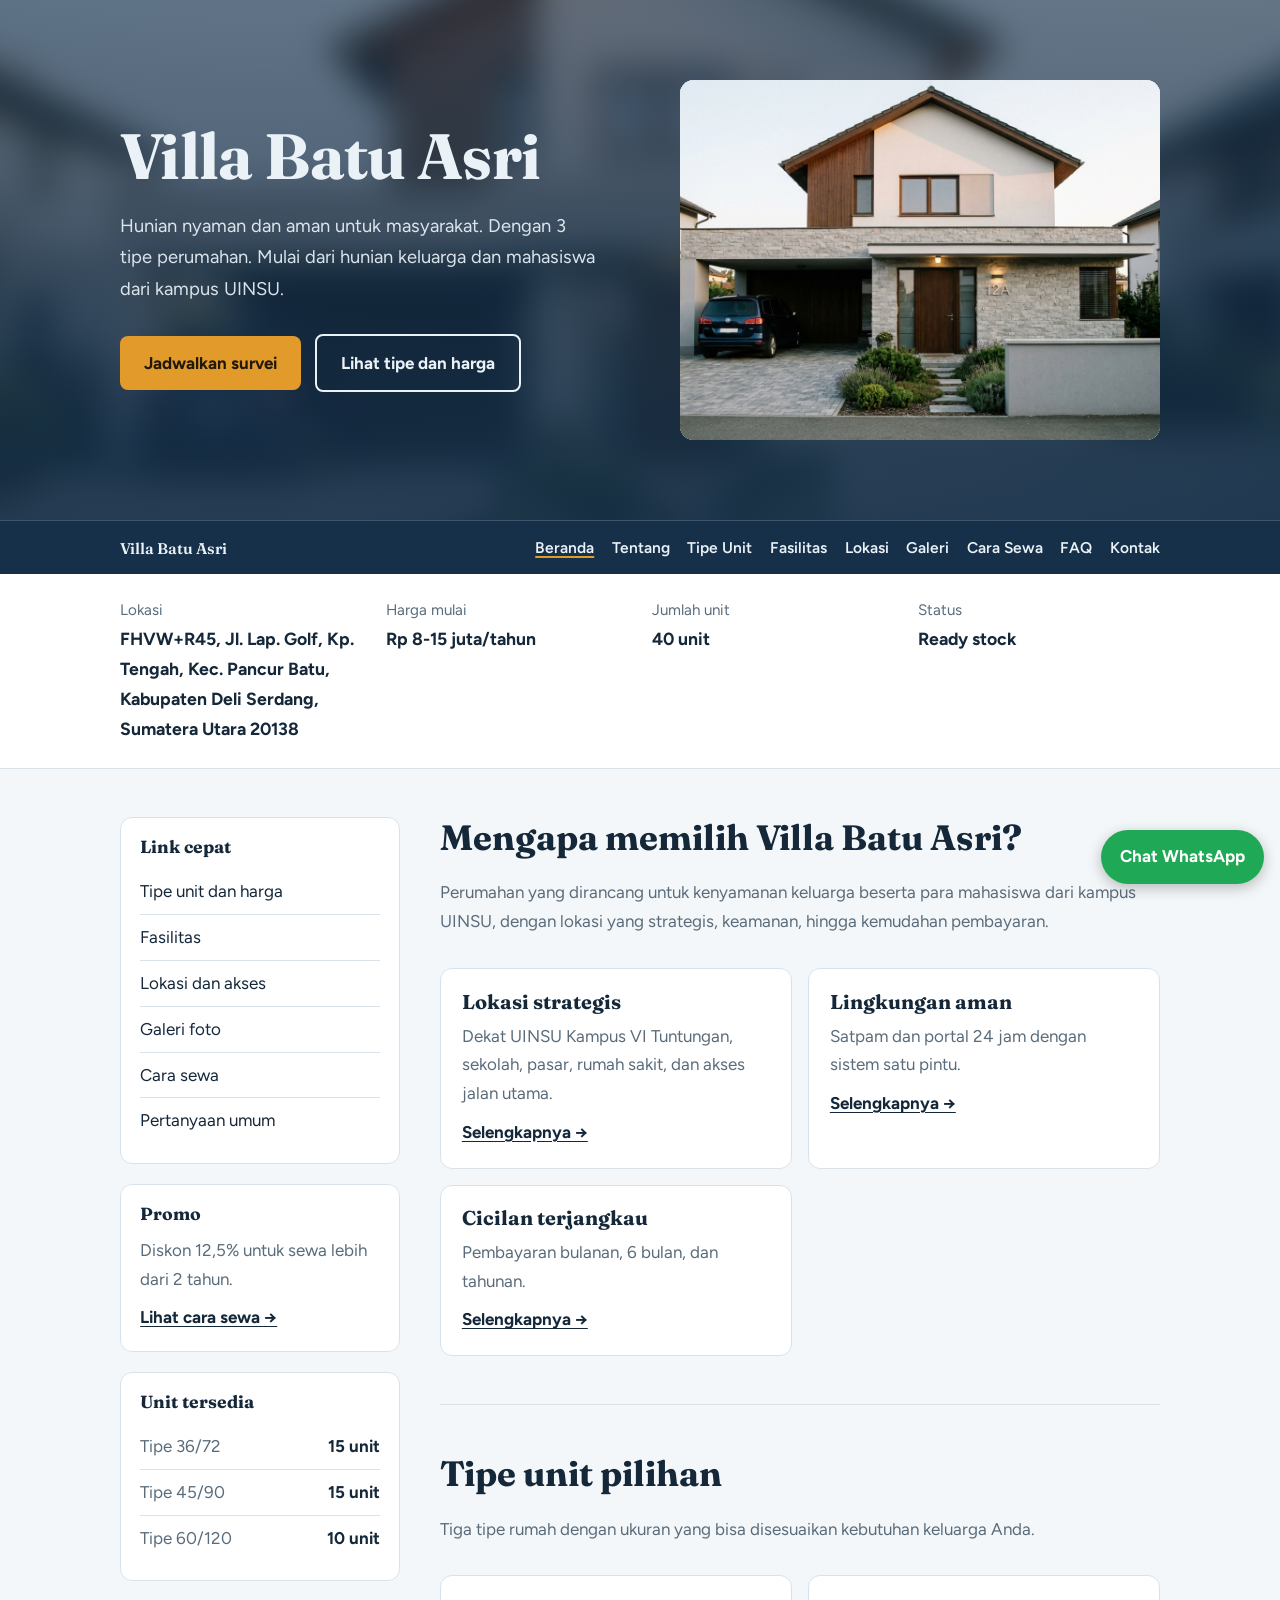
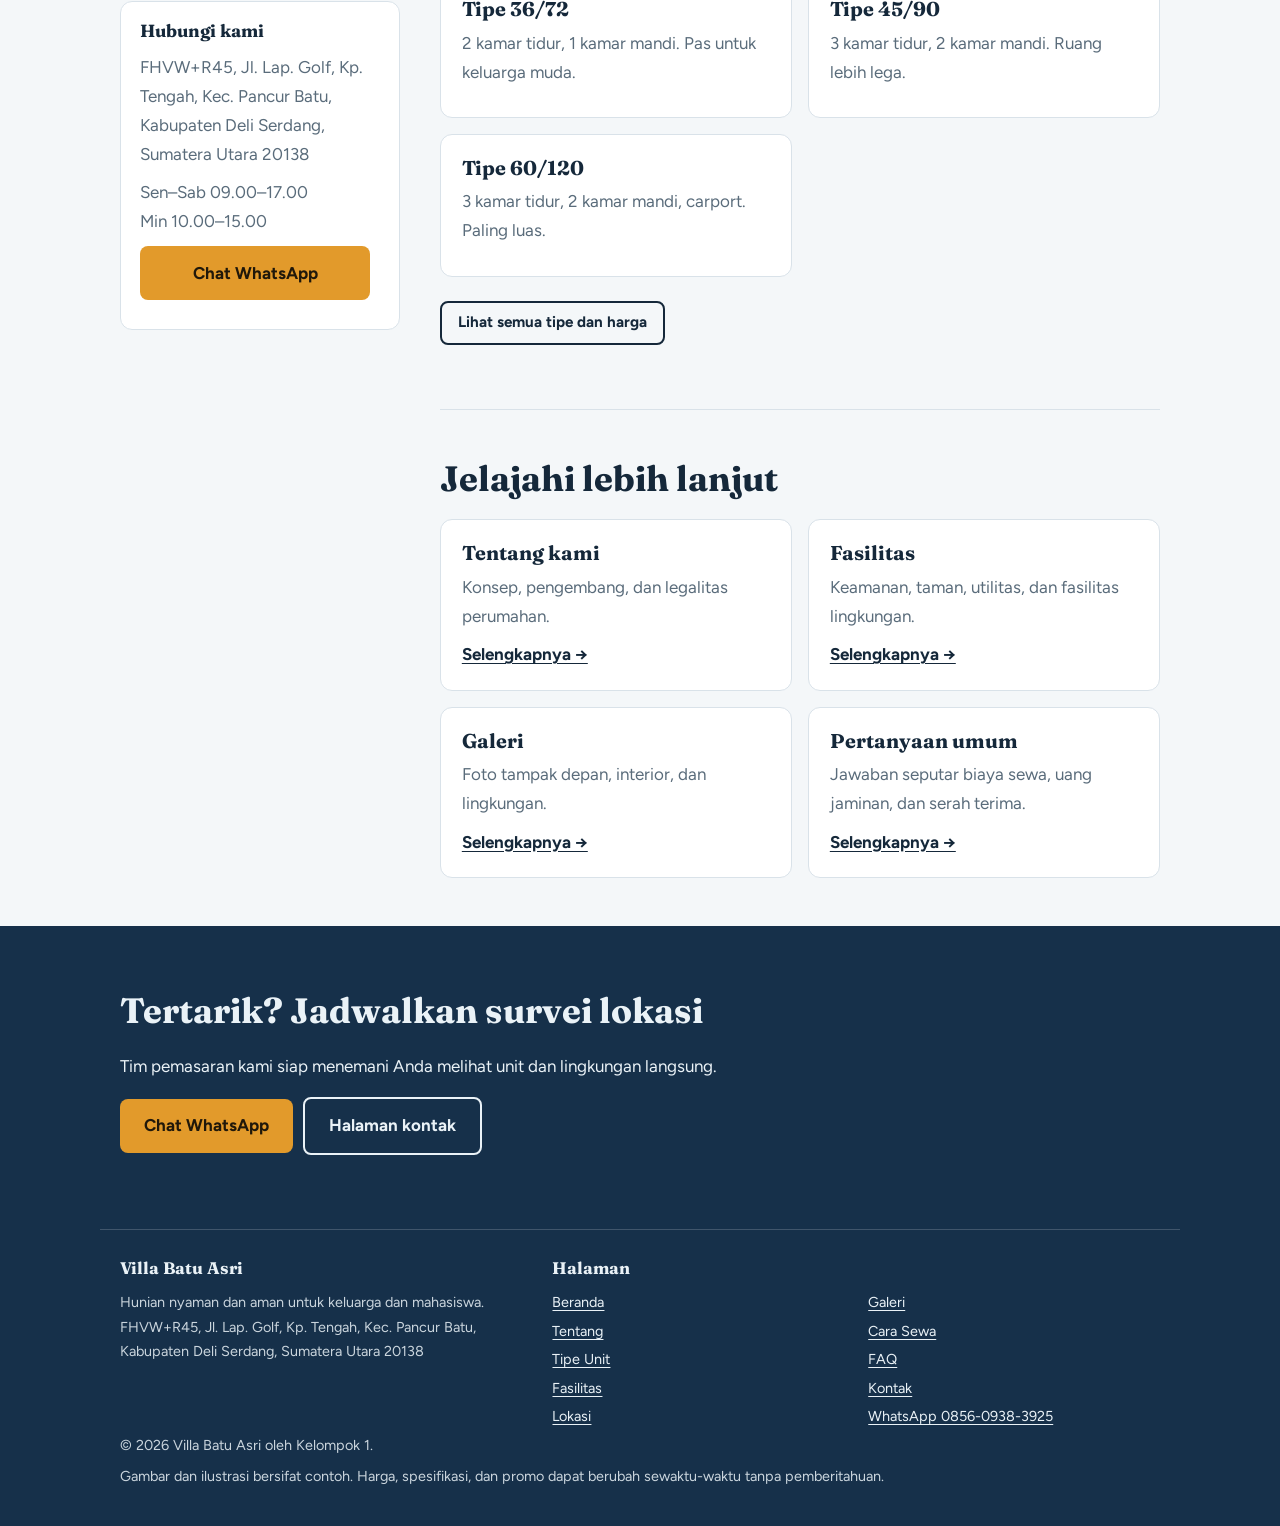
<file: index.html>
<!DOCTYPE html>
<html lang="id"><head><meta charset="UTF-8"><meta name="viewport" content="width=device-width, initial-scale=1">
<title>Beranda – Villa Batu Asri</title><meta name="description" content="Villa Batu Asri: hunian sewa nyaman dan aman untuk keluarga dan mahasiswa. Lihat tipe unit, fasilitas, dan lokasi.">
<link rel="preconnect" href="https://fonts.googleapis.com">
<link rel="preconnect" href="https://fonts.gstatic.com" crossorigin>
<link href="https://fonts.googleapis.com/css2?family=Fraunces:opsz,wght@9..144,500;9..144,700&family=Figtree:wght@400;500;600;700&display=swap" rel="stylesheet">
<link rel="stylesheet" href="style.css"></head><body>
<!-- PETUNJUK UMUM: data yang dipakai berulang (nama, alamat, WhatsApp, email, jam kerja, menu, footer) ada di config.js. Untuk isi halaman ini: cari tulisan EDIT. Ubah hanya teks di antara tag, jangan hapus tanda lebih kecil dan lebih besar. Simpan lalu refresh browser -->
  <!-- ================= HERO ================= -->
  
<!-- BAGIAN 1 (sesuai gambar tugas): HEADER -->
<header class="hero">
    
<div class="wrap">
      <div>
        <h1>Villa Batu Asri</h1>
        <!-- EDIT: satu kalimat yang menjelaskan keunggulan utama perumahanmu -->
        
<p class="tagline">Hunian nyaman dan aman untuk masyarakat. Dengan 3 tipe perumahan. Mulai dari hunian keluarga dan mahasiswa dari kampus UINSU.</p>
        <!-- Nomor WhatsApp tombol ini otomatis dari config.js, tidak perlu diubah di sini -->
        <a class="btn primary" href="https://wa.me/6285609383925?text=Halo%2C%20saya%20ingin%20survei%20Villa%20Batu%20Asri">Jadwalkan survei</a>
        <a class="btn ghost" href="tipe-unit.html">Lihat tipe dan harga</a>
      </div>
      <div class="frame">
        <!-- Ilustrasi rumah. Kalau ada foto, simpan sebagai "hero.jpg" di folder yang sama dan foto akan menutupi ilustrasi ini. -->
        <svg viewBox="0 0 400 300" preserveAspectRatio="xMidYMid slice" aria-hidden="true">
          <rect width="400" height="300" fill="#dcebf3"/>
          <circle cx="330" cy="60" r="30" fill="#f2c36b"/>
          <rect y="232" width="400" height="68" fill="#79b27d"/>
          <rect y="262" width="400" height="38" fill="#5c9a68"/>
          <!-- rumah -->
          <rect x="95" y="130" width="210" height="110" fill="#f7f3ea"/>
          <polygon points="80,132 200,62 320,132" fill="#16304a"/>
          <rect x="125" y="160" width="52" height="44" fill="#9cc6dc"/>
          <rect x="223" y="160" width="52" height="44" fill="#9cc6dc"/>
          <rect x="182" y="178" width="36" height="62" fill="#e29a2b"/>
          <rect x="95" y="236" width="210" height="6" fill="#c9c3b3"/>
          <!-- pohon -->
          <rect x="44" y="190" width="8" height="48" fill="#6b4a2f"/>
          <circle cx="48" cy="180" r="26" fill="#3f8a55"/>
          <rect x="350" y="200" width="7" height="38" fill="#6b4a2f"/>
          <circle cx="353" cy="192" r="20" fill="#3f8a55"/>
        </svg>
        <img src="hero.jpg" alt="Tampak depan Villa Batu Asri" onerror="this.remove()">
      </div>
    </div>
  </header>
<!-- BAGIAN 2: NAVIGASI. Dibuat otomatis oleh site.js, untuk mengubah menu edit config.js -->
<nav class="nav" id="site-nav" aria-label="Menu utama"></nav>
  <!-- ================= RINGKASAN CEPAT ================= -->
  <div class="quick">
    
<div class="wrap">
      <!-- EDIT: isi dengan data inti perumahanmu -->
      
<dl>
        <div>
<dt>Lokasi</dt><dd>FHVW+R45, Jl. Lap. Golf, Kp. Tengah, Kec. Pancur Batu, Kabupaten Deli Serdang, Sumatera Utara 20138</dd></div>
        <div>
<dt>Harga mulai</dt><dd>Rp 8-15 juta/tahun</dd></div>
        <div>
<dt>Jumlah unit</dt><dd>40 unit</dd></div>
        <div>
<dt>Status</dt><dd>Ready stock</dd></div>
      </dl>
    </div>
  </div>
<!-- ========== AWAL ISI HALAMAN (edit di antara penanda ini) ========== -->
<main>
<!-- BAGIAN 3: SIDEBAR (kolom samping) dan BAGIAN 4: CONTENT (isi utama) -->
<div class="wrap page-grid">
<aside class="sidebar" aria-label="Info samping">
<!-- EDIT SIDEBAR kotak 1 Link cepat: satu li adalah satu tautan. Ganti tulisan di antara a dan a penutup, atau salin satu li untuk menambah -->
<div class="side-box"><h3>Link cepat</h3><ul>
<li><a href="tipe-unit.html">Tipe unit dan harga</a></li>
<li><a href="fasilitas.html">Fasilitas</a></li>
<li><a href="lokasi.html">Lokasi dan akses</a></li>
<li><a href="galeri.html">Galeri foto</a></li>
<li><a href="cara-sewa.html">Cara sewa</a></li>
<li><a href="faq.html">Pertanyaan umum</a></li>
</ul></div>
<!-- EDIT SIDEBAR kotak 2 Promo: ganti judul h3 dan teks p dengan promo atau pengumuman asli. Teks dalam kurung siku adalah contoh -->
<div class="side-box"><h3>Promo</h3>
<p>Diskon 12,5% untuk sewa lebih dari 2 tahun.</p>
<a class="more" href="cara-sewa.html">Lihat cara sewa →</a></div>
<!-- EDIT SIDEBAR kotak 3 Ketersediaan unit: ganti angka 00 dengan jumlah unit yang masih kosong -->
<div class="side-box"><h3>Unit tersedia</h3><ul class="mini">
<li><span>Tipe 36/72</span><b>15 unit</b></li>
<li><span>Tipe 45/90</span><b>15 unit</b></li>
<li><span>Tipe 60/120</span><b>10 unit</b></li>
</ul></div>
<!-- SIDEBAR kotak 4 Hubungi kami: alamat, jam kerja, dan nomor WhatsApp otomatis dari config.js, tidak perlu diubah di sini -->
<div class="side-box"><h3>Hubungi kami</h3>
<p data-site="alamat">FHVW+R45, Jl. Lap. Golf, Kp. Tengah, Kec. Pancur Batu, Kabupaten Deli Serdang, Sumatera Utara 20138</p>
<p data-site-html="jam">Sen–Sab 09.00–17.00<br>Min 10.00–15.00</p>
<a class="btn primary" href="https://wa.me/6285609383925?text=Halo%2C%20saya%20ingin%20bertanya%20soal%20sewa%20di%20Villa%20Batu%20Asri">Chat WhatsApp</a></div>
</aside>
<div class="content">
<section class="blok">
<!-- EDIT 3 kartu keunggulan: h3 adalah judul kartu, p adalah penjelasan -->
<h2>Mengapa memilih Villa Batu Asri?</h2>
<p class="lead">Perumahan yang dirancang untuk kenyamanan keluarga beserta para mahasiswa dari kampus UINSU, dengan lokasi yang strategis, keamanan, hingga kemudahan pembayaran.</p>
<div class="cards">
<div class="card">
<h3>Lokasi strategis</h3>
<p>Dekat UINSU Kampus VI Tuntungan, sekolah, pasar, rumah sakit, dan akses jalan utama.</p><a class="more" href="lokasi.html">Selengkapnya →</a></div>
<div class="card">
<h3>Lingkungan aman</h3>
<p>Satpam dan portal 24 jam dengan sistem satu pintu.</p><a class="more" href="fasilitas.html">Selengkapnya →</a></div>
<div class="card">
<h3>Cicilan terjangkau</h3>
<p>Pembayaran bulanan, 6 bulan, dan tahunan.</p><a class="more" href="cara-sewa.html">Selengkapnya →</a></div></div></section>
<section class="blok">
<!-- EDIT ringkasan tipe: harga dan ukuran lengkap diisi di tipe-unit.html, di sini cukup deskripsi singkat -->
<h2>Tipe unit pilihan</h2>
<p class="lead">Tiga tipe rumah dengan ukuran yang bisa disesuaikan kebutuhan keluarga Anda.</p>
<div class="cards">
<div class="card">
<h3>Tipe 36/72</h3>
<p>2 kamar tidur, 1 kamar mandi. Pas untuk keluarga muda.</p></div>
<div class="card">
<h3>Tipe 45/90</h3>
<p>3 kamar tidur, 2 kamar mandi. Ruang lebih lega.</p></div>
<div class="card">
<h3>Tipe 60/120</h3>
<p>3 kamar tidur, 2 kamar mandi, carport. Paling luas.</p></div></div>
<p class="sec-link"><a class="btn line" href="tipe-unit.html">Lihat semua tipe dan harga</a></p></section>
<section class="blok">
<!-- EDIT kartu menuju halaman lain: h3 judul, p penjelasan singkat. Biasanya tidak perlu diubah -->
<h2>Jelajahi lebih lanjut</h2>
<div class="cards">
<div class="card">
<h3>Tentang kami</h3>
<p>Konsep, pengembang, dan legalitas perumahan.</p><a class="more" href="tentang.html">Selengkapnya →</a></div>
<div class="card">
<h3>Fasilitas</h3>
<p>Keamanan, taman, utilitas, dan fasilitas lingkungan.</p><a class="more" href="fasilitas.html">Selengkapnya →</a></div>
<div class="card">
<h3>Galeri</h3>
<p>Foto tampak depan, interior, dan lingkungan.</p><a class="more" href="galeri.html">Selengkapnya →</a></div>
<div class="card">
<h3>Pertanyaan umum</h3>
<p>Jawaban seputar biaya sewa, uang jaminan, dan serah terima.</p><a class="more" href="faq.html">Selengkapnya →</a></div></div></section>
</div></div>
<!-- EDIT AJAKAN DI BAWAH: ubah teks h2 dan p sesuka Anda. Nomor WhatsApp otomatis dari config.js, tidak perlu diubah di sini -->
<section class="contact">
<div class="wrap">
<h2>Tertarik? Jadwalkan survei lokasi</h2>
<p>Tim pemasaran kami siap menemani Anda melihat unit dan lingkungan langsung.</p><a class="btn primary" href="https://wa.me/6285609383925?text=Halo%2C%20saya%20ingin%20survei%20Villa%20Batu%20Asri">Chat WhatsApp</a><a class="btn ghost" href="kontak.html">Halaman kontak</a></div>
</section></main>
<!-- ========== AKHIR ISI HALAMAN ========== -->
<!-- FOOTER dan tombol WhatsApp melayang: dibuat otomatis oleh site.js. Untuk mengubahnya, edit config.js -->
<footer id="site-footer"></footer>

<script src="config.js"></script>
<script src="site.js"></script>
</body></html>
</file>
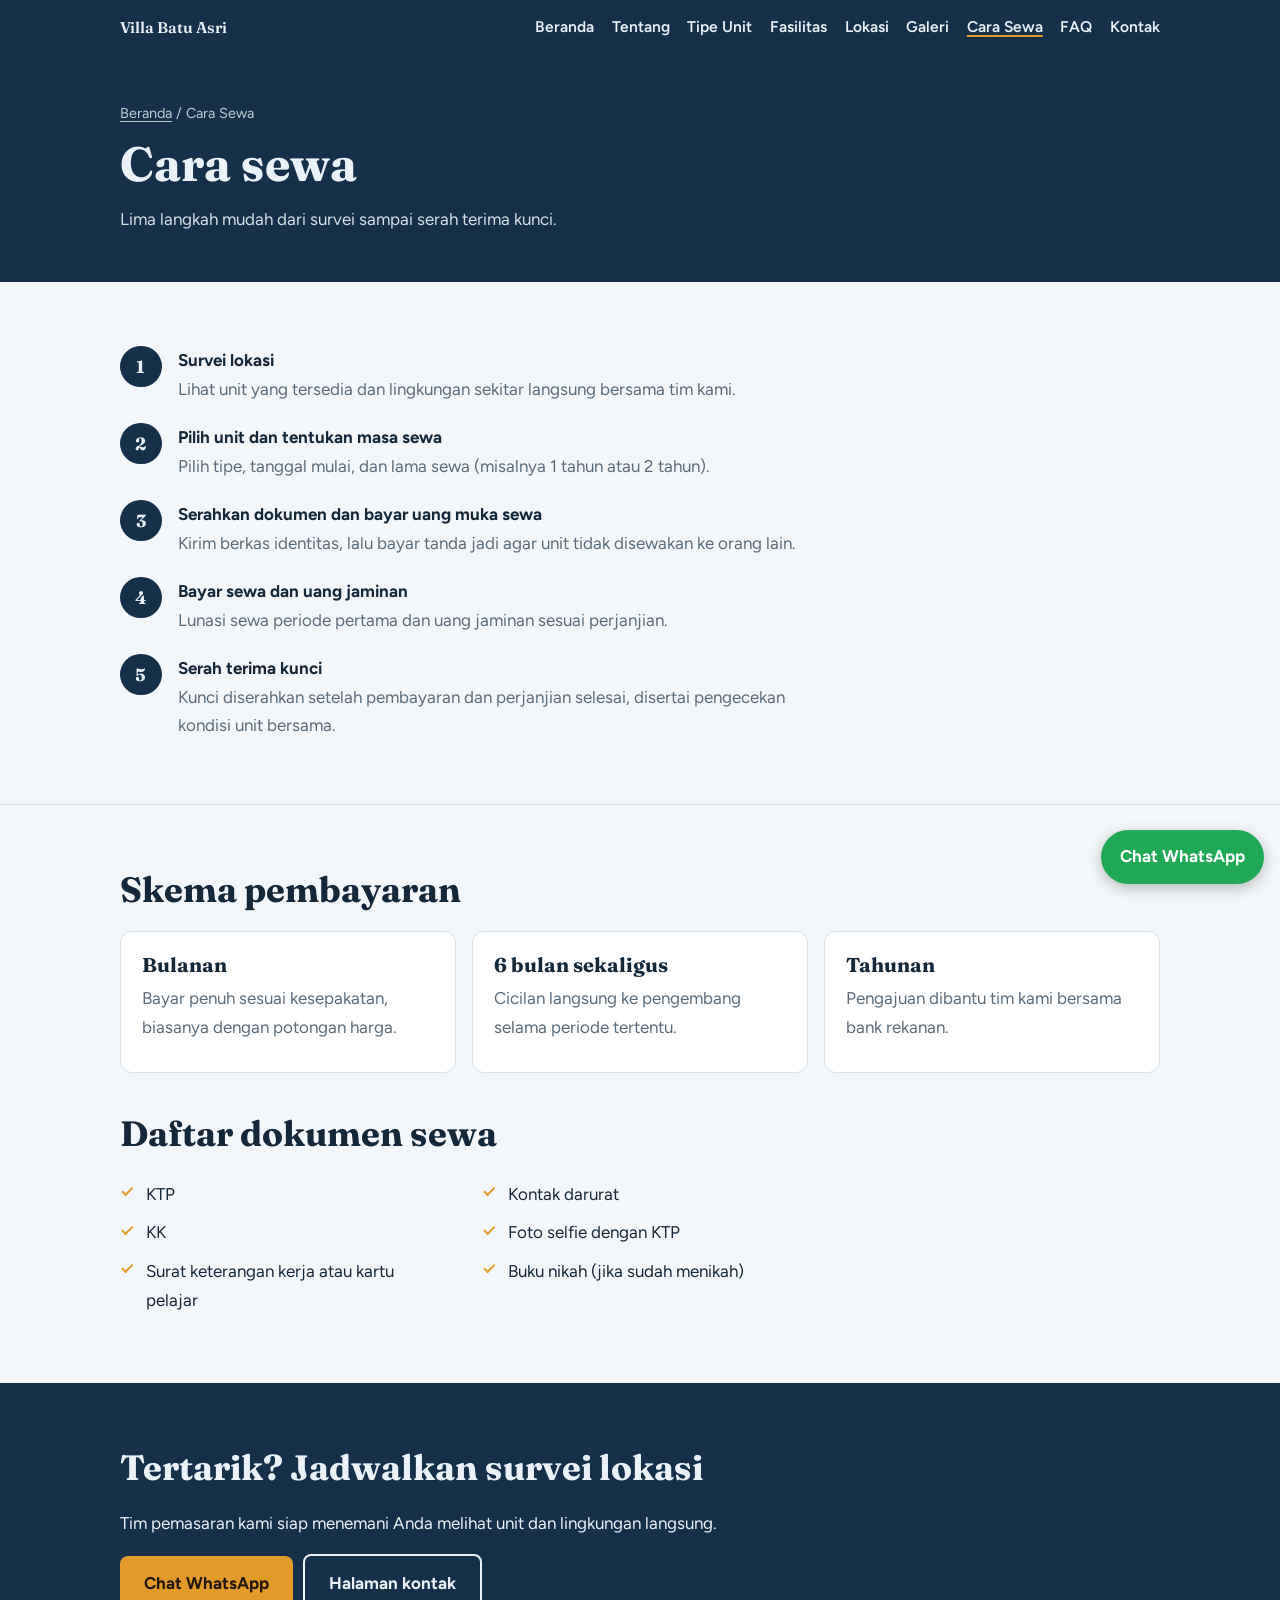
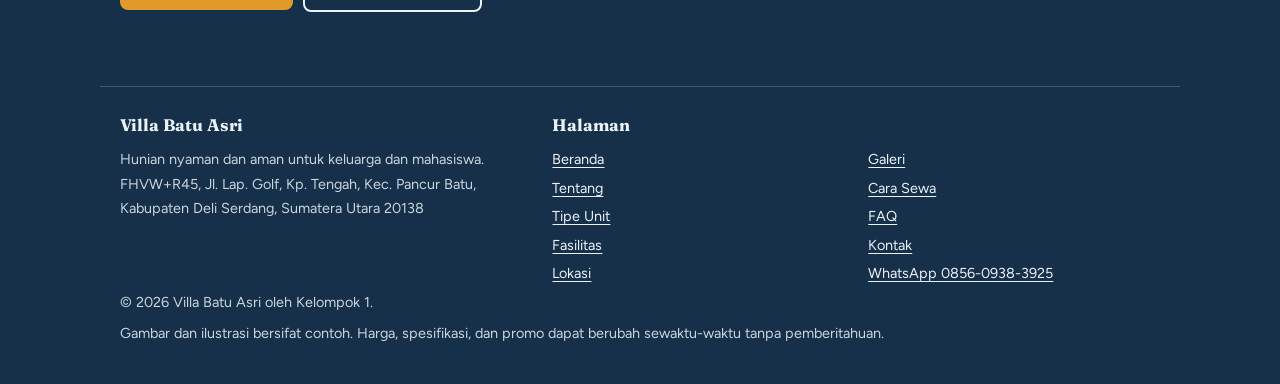
<file: cara-sewa.html>
<!DOCTYPE html>
<html lang="id"><head><meta charset="UTF-8"><meta name="viewport" content="width=device-width, initial-scale=1">
<title>Cara Sewa – Villa Batu Asri</title><meta name="description" content="Lima langkah mudah dari survei sampai serah terima kunci.">
<link rel="preconnect" href="https://fonts.googleapis.com">
<link rel="preconnect" href="https://fonts.gstatic.com" crossorigin>
<link href="https://fonts.googleapis.com/css2?family=Fraunces:opsz,wght@9..144,500;9..144,700&family=Figtree:wght@400;500;600;700&display=swap" rel="stylesheet">
<link rel="stylesheet" href="style.css"></head><body>
<!-- PETUNJUK UMUM: cari tulisan EDIT. Ubah hanya teks di antara tag, jangan hapus tanda lebih kecil dan lebih besar. Simpan lalu refresh browser -->
<!-- MENU ATAS: sama di semua halaman. Jangan diubah kecuali Anda menambah halaman baru -->
<nav class="nav" aria-label="Menu utama">
<div class="wrap"><strong><a href="index.html" style="text-decoration:none">Villa Batu Asri</a></strong>
<ul>
<li><a href="index.html">Beranda</a></li>
<li><a href="tentang.html">Tentang</a></li>
<li><a href="tipe-unit.html">Tipe Unit</a></li>
<li><a href="fasilitas.html">Fasilitas</a></li>
<li><a href="lokasi.html">Lokasi</a></li>
<li><a href="galeri.html">Galeri</a></li>
<li><a href="cara-sewa.html" class="active" aria-current="page">Cara Sewa</a></li>
<li><a href="faq.html">FAQ</a></li>
<li><a href="kontak.html">Kontak</a></li></ul></div></nav>
<!-- EDIT JUDUL HALAMAN: teks di dalam h1 adalah judul besar, teks di dalam p adalah kalimat di bawahnya -->
<header class="pagehead">
<div class="wrap"><div class="crumb"><a href="index.html">Beranda</a> / Cara Sewa</div><h1>Cara sewa</h1>
<p>Lima langkah mudah dari survei sampai serah terima kunci.</p></div></header>
<!-- ========== AWAL ISI HALAMAN (edit di antara penanda ini) ========== -->
<main>
<section>
<div class="wrap">
<!-- EDIT langkah pembelian: satu li adalah satu langkah (nomor otomatis). strong adalah judul langkah, span adalah penjelasannya -->
<ol class="steps">
<li><div><strong>Survei lokasi</strong><span>Lihat unit yang tersedia dan lingkungan sekitar langsung bersama tim kami.</span></div></li>
<li><div><strong>Pilih unit dan tentukan masa sewa</strong><span>Pilih tipe, tanggal mulai, dan lama sewa (misalnya 1 tahun atau 2 tahun).</span></div></li>
<li><div><strong>Serahkan dokumen dan bayar uang muka sewa</strong><span>Kirim berkas identitas, lalu bayar tanda jadi agar unit tidak disewakan ke orang lain.</span></div></li>
<li><div><strong>Bayar sewa dan uang jaminan</strong><span>Lunasi sewa periode pertama dan uang jaminan sesuai perjanjian.</span></div></li>
<li><div><strong>Serah terima kunci</strong><span>Kunci diserahkan setelah pembayaran dan perjanjian selesai, disertai pengecekan kondisi unit bersama.</span></div></li></ol></div>
</section>
<section>
<div class="wrap">
<!-- EDIT 3 kartu skema pembayaran: h3 judul, p penjelasan -->
<h2>Skema pembayaran</h2>
<div class="cards">
<div class="card">
<h3>Bulanan</h3>
<p>Bayar penuh sesuai kesepakatan, biasanya dengan potongan harga.</p></div>
<div class="card">
<h3>6 bulan sekaligus</h3>
<p>Cicilan langsung ke pengembang selama periode tertentu.</p></div>
<div class="card">
<h3>Tahunan</h3>
<p>Pengajuan dibantu tim kami bersama bank rekanan.</p></div></div>
<!-- EDIT daftar dokumen KPR: satu li adalah satu dokumen -->
<h2 style="margin-top:2.5rem">Daftar dokumen sewa</h2>
<div class="fac"><div>
<ul>
<li>KTP</li>
<li>KK</li>
<li>Surat keterangan kerja atau kartu pelajar</li></ul></div><div>
<ul>
<li>Kontak darurat</li>
<li>Foto selfie dengan KTP</li>
<li>Buku nikah (jika sudah menikah)</li></ul></div></div></div>
</section>
<!-- EDIT AJAKAN DI BAWAH: ubah teks h2 dan p sesuka Anda. Nomor WhatsApp ada di dalam href (6285609383925), ganti dengan nomor Anda tanpa 0 dan tanpa + -->
<section class="contact">
<div class="wrap">
<h2>Tertarik? Jadwalkan survei lokasi</h2>
<p>Tim pemasaran kami siap menemani Anda melihat unit dan lingkungan langsung.</p><a class="btn primary" href="https://wa.me/6285609383925?text=Halo%2C%20saya%20ingin%20survei%20Villa%20Batu%20Asri">Chat WhatsApp</a><a class="btn ghost" href="kontak.html">Halaman kontak</a></div>
</section></main>
<!-- ========== AKHIR ISI HALAMAN ========== -->
<!-- EDIT FOOTER: alamat, nama pengembang, dan nomor WhatsApp. Footer sama di semua halaman, jadi ubah di semua file atau pakai Find dan Replace -->
<footer>
<div class="wrap"><div class="foot">
<div><h4>Villa Batu Asri</h4>
<p>Hunian nyaman dan aman untuk keluarga dan mahasiswa. FHVW+R45, Jl. Lap. Golf, Kp. Tengah, Kec. Pancur Batu, Kabupaten Deli Serdang, Sumatera Utara 20138</p></div>
<div><h4>Halaman</h4>
<ul>
<li><a href="index.html">Beranda</a></li>
<li><a href="tentang.html">Tentang</a></li>
<li><a href="tipe-unit.html">Tipe Unit</a></li>
<li><a href="fasilitas.html">Fasilitas</a></li>
<li><a href="lokasi.html">Lokasi</a></li></ul></div>
<div><h4>&nbsp;</h4>
<ul>
<li><a href="galeri.html">Galeri</a></li>
<li><a href="cara-sewa.html">Cara Sewa</a></li>
<li><a href="faq.html">FAQ</a></li>
<li><a href="kontak.html">Kontak</a></li>
<li><a href="https://wa.me/6285609383925">WhatsApp 0856-0938-3925</a></li></ul></div></div>
<p>© 2026 Villa Batu Asri oleh Kelompok 1.</p>
<p>Gambar dan ilustrasi bersifat contoh. Harga, spesifikasi, dan promo dapat berubah sewaktu-waktu tanpa pemberitahuan.</p></div></footer>
<a class="wa" href="https://wa.me/6285609383925?text=Halo%2C%20saya%20tertarik%20dengan%20Villa%20Batu%20Asri" aria-label="Chat WhatsApp">Chat WhatsApp</a></body></html>
</file>
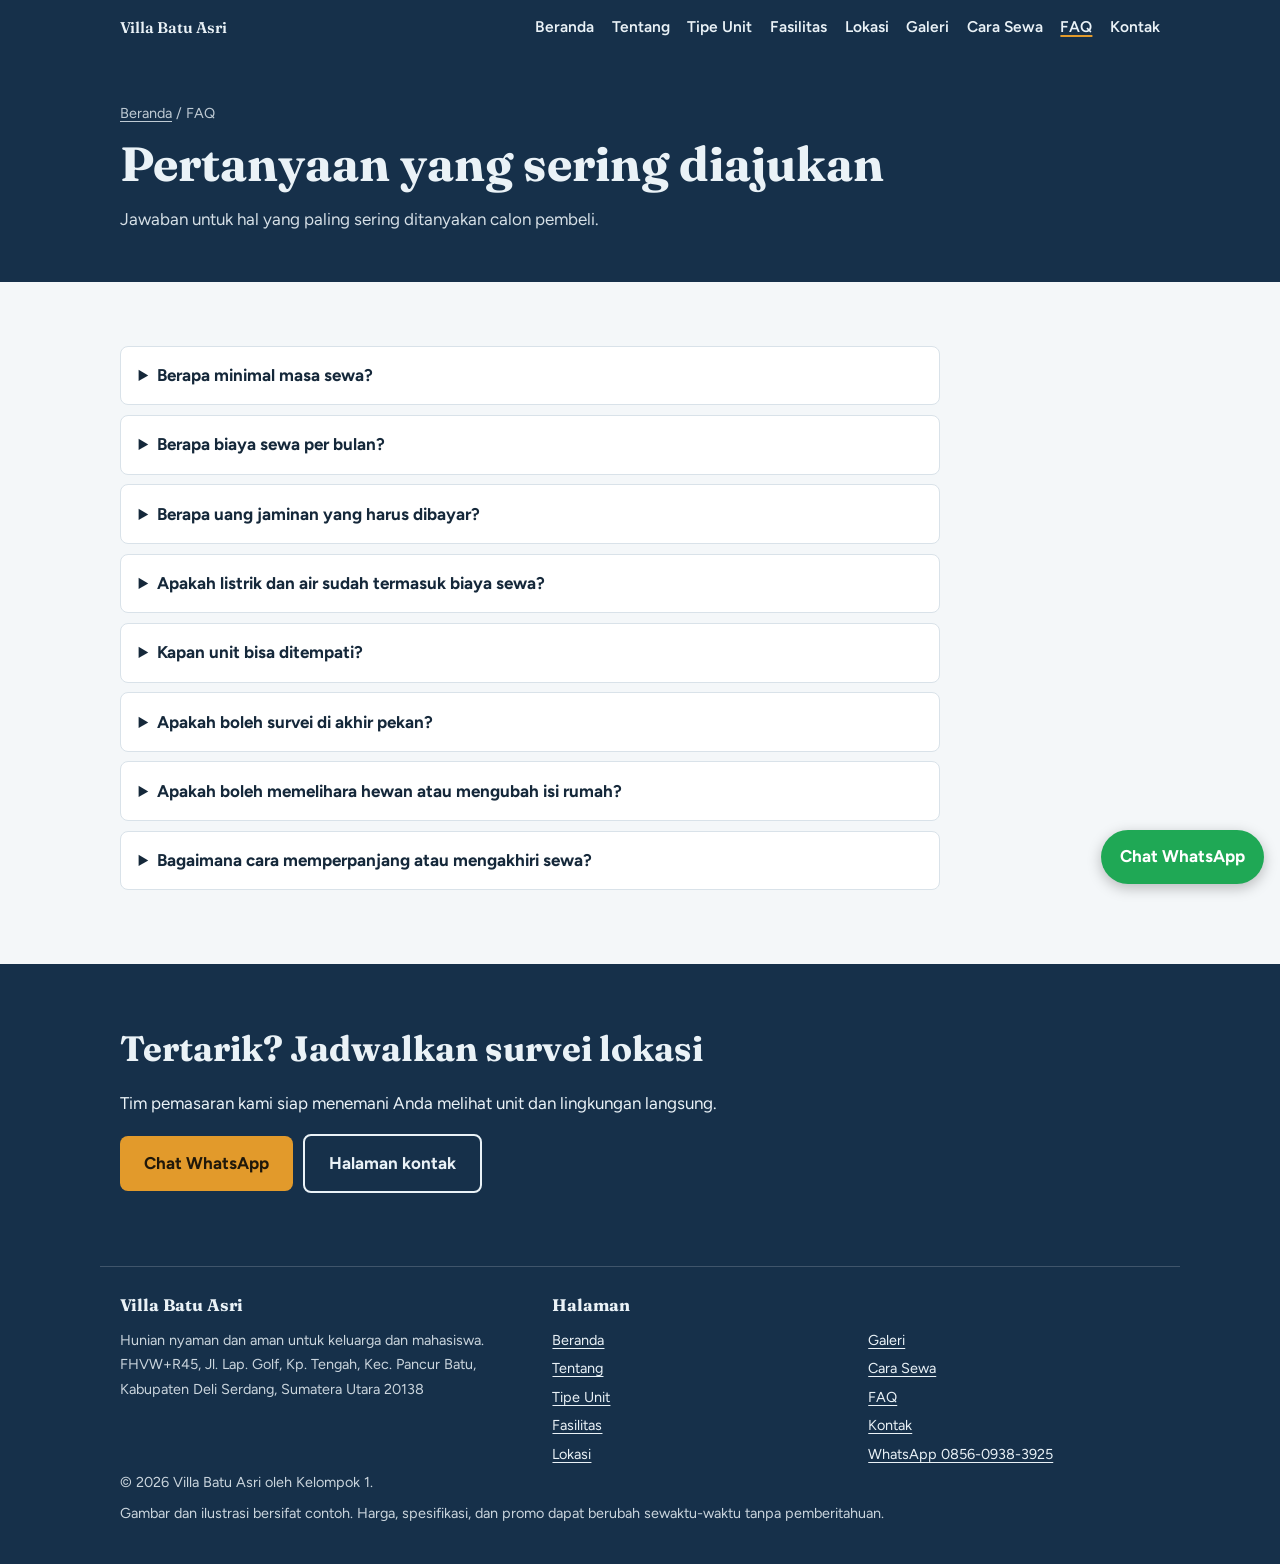
<file: faq.html>
<!DOCTYPE html>
<html lang="id"><head><meta charset="UTF-8"><meta name="viewport" content="width=device-width, initial-scale=1">
<title>FAQ – Villa Batu Asri</title><meta name="description" content="Jawaban untuk hal yang paling sering ditanyakan calon pembeli.">
<link rel="preconnect" href="https://fonts.googleapis.com">
<link rel="preconnect" href="https://fonts.gstatic.com" crossorigin>
<link href="https://fonts.googleapis.com/css2?family=Fraunces:opsz,wght@9..144,500;9..144,700&family=Figtree:wght@400;500;600;700&display=swap" rel="stylesheet">
<link rel="stylesheet" href="style.css"></head><body>
<!-- PETUNJUK UMUM: cari tulisan EDIT. Ubah hanya teks di antara tag, jangan hapus tanda lebih kecil dan lebih besar. Simpan lalu refresh browser -->
<!-- MENU ATAS: sama di semua halaman. Jangan diubah kecuali Anda menambah halaman baru -->
<nav class="nav" aria-label="Menu utama">
<div class="wrap"><strong><a href="index.html" style="text-decoration:none">Villa Batu Asri</a></strong>
<ul>
<li><a href="index.html">Beranda</a></li>
<li><a href="tentang.html">Tentang</a></li>
<li><a href="tipe-unit.html">Tipe Unit</a></li>
<li><a href="fasilitas.html">Fasilitas</a></li>
<li><a href="lokasi.html">Lokasi</a></li>
<li><a href="galeri.html">Galeri</a></li>
<li><a href="cara-sewa.html">Cara Sewa</a></li>
<li><a href="faq.html" class="active" aria-current="page">FAQ</a></li>
<li><a href="kontak.html">Kontak</a></li></ul></div></nav>
<!-- EDIT JUDUL HALAMAN: teks di dalam h1 adalah judul besar, teks di dalam p adalah kalimat di bawahnya -->
<header class="pagehead">
<div class="wrap"><div class="crumb"><a href="index.html">Beranda</a> / FAQ</div><h1>Pertanyaan yang sering diajukan</h1>
<p>Jawaban untuk hal yang paling sering ditanyakan calon pembeli.</p></div></header>
<!-- ========== AWAL ISI HALAMAN (edit di antara penanda ini) ========== -->
<main>
<section>
<div class="wrap">
<!-- EDIT FAQ: satu blok details sampai details penutup adalah satu pertanyaan. summary adalah pertanyaan, p adalah jawaban. Salin satu blok untuk menambah. Blok ini berulang 8 kali -->
<details>
<summary>Berapa minimal masa sewa?</summary>
<p>Minimal masa sewa 1 bulan. </p></details>
<details>
<summary>Berapa biaya sewa per bulan?</summary>
<p>Besarnya tergantung tipe dan skema pembayaran. Hubungi kami lewat WhatsApp untuk simulasi cicilan.</p></details>
<details>
<summary>Berapa uang jaminan yang harus dibayar?</summary>
<p>Besarnya tergantung jaminan apa yang dibayar. Hubungi kami lewat WhatsApp untuk kordinasi.</p></details>
<details>
<summary>Apakah listrik dan air sudah termasuk biaya sewa?</summary>
<p>Tidak. Itu tanggungan penyewa pribadi.</p></details>
<details>
<summary>Kapan unit bisa ditempati?</summary>
<p>Setelah pembayaran melunasi sewa periode pertama</p></details>
<details>
<summary>Apakah boleh survei di akhir pekan?</summary>
<p>Boleh. Kantor pemasaran buka Senin–Sabtu 09.00–17.00 dan Minggu 10.00–15.00.</p></details>
<details>
<summary>Apakah boleh memelihara hewan atau mengubah isi rumah?</summary>
<p>Bisa, selama mengikuti aturan lingkungan dan perizinan yang berlaku.</p></details>
<details>
<summary>Bagaimana cara memperpanjang atau mengakhiri sewa?</summary>
<p>Kami bantu mencari alternatif. Hubungi kami lewat WhatsApp untuk informasi lebih lanjut</p></details></div>
</section>
<!-- EDIT AJAKAN DI BAWAH: ubah teks h2 dan p sesuka Anda. Nomor WhatsApp ada di dalam href (6285609383925), ganti dengan nomor Anda tanpa 0 dan tanpa + -->
<section class="contact">
<div class="wrap">
<h2>Tertarik? Jadwalkan survei lokasi</h2>
<p>Tim pemasaran kami siap menemani Anda melihat unit dan lingkungan langsung.</p><a class="btn primary" href="https://wa.me/6285609383925?text=Halo%2C%20saya%20ingin%20survei%20Villa%20Batu%20Asri">Chat WhatsApp</a><a class="btn ghost" href="kontak.html">Halaman kontak</a></div>
</section></main>
<!-- ========== AKHIR ISI HALAMAN ========== -->
<!-- EDIT FOOTER: alamat, nama pengembang, dan nomor WhatsApp. Footer sama di semua halaman, jadi ubah di semua file atau pakai Find dan Replace -->
<footer>
<div class="wrap"><div class="foot">
<div><h4>Villa Batu Asri</h4>
<p>Hunian nyaman dan aman untuk keluarga dan mahasiswa. FHVW+R45, Jl. Lap. Golf, Kp. Tengah, Kec. Pancur Batu, Kabupaten Deli Serdang, Sumatera Utara 20138</p></div>
<div><h4>Halaman</h4>
<ul>
<li><a href="index.html">Beranda</a></li>
<li><a href="tentang.html">Tentang</a></li>
<li><a href="tipe-unit.html">Tipe Unit</a></li>
<li><a href="fasilitas.html">Fasilitas</a></li>
<li><a href="lokasi.html">Lokasi</a></li></ul></div>
<div><h4>&nbsp;</h4>
<ul>
<li><a href="galeri.html">Galeri</a></li>
<li><a href="cara-sewa.html">Cara Sewa</a></li>
<li><a href="faq.html">FAQ</a></li>
<li><a href="kontak.html">Kontak</a></li>
<li><a href="https://wa.me/6285609383925">WhatsApp 0856-0938-3925</a></li></ul></div></div>
<p>© 2026 Villa Batu Asri oleh Kelompok 1.</p>
<p>Gambar dan ilustrasi bersifat contoh. Harga, spesifikasi, dan promo dapat berubah sewaktu-waktu tanpa pemberitahuan.</p></div></footer>
<a class="wa" href="https://wa.me/6285609383925?text=Halo%2C%20saya%20tertarik%20dengan%20Villa%20Batu%20Asri" aria-label="Chat WhatsApp">Chat WhatsApp</a></body></html>
</file>
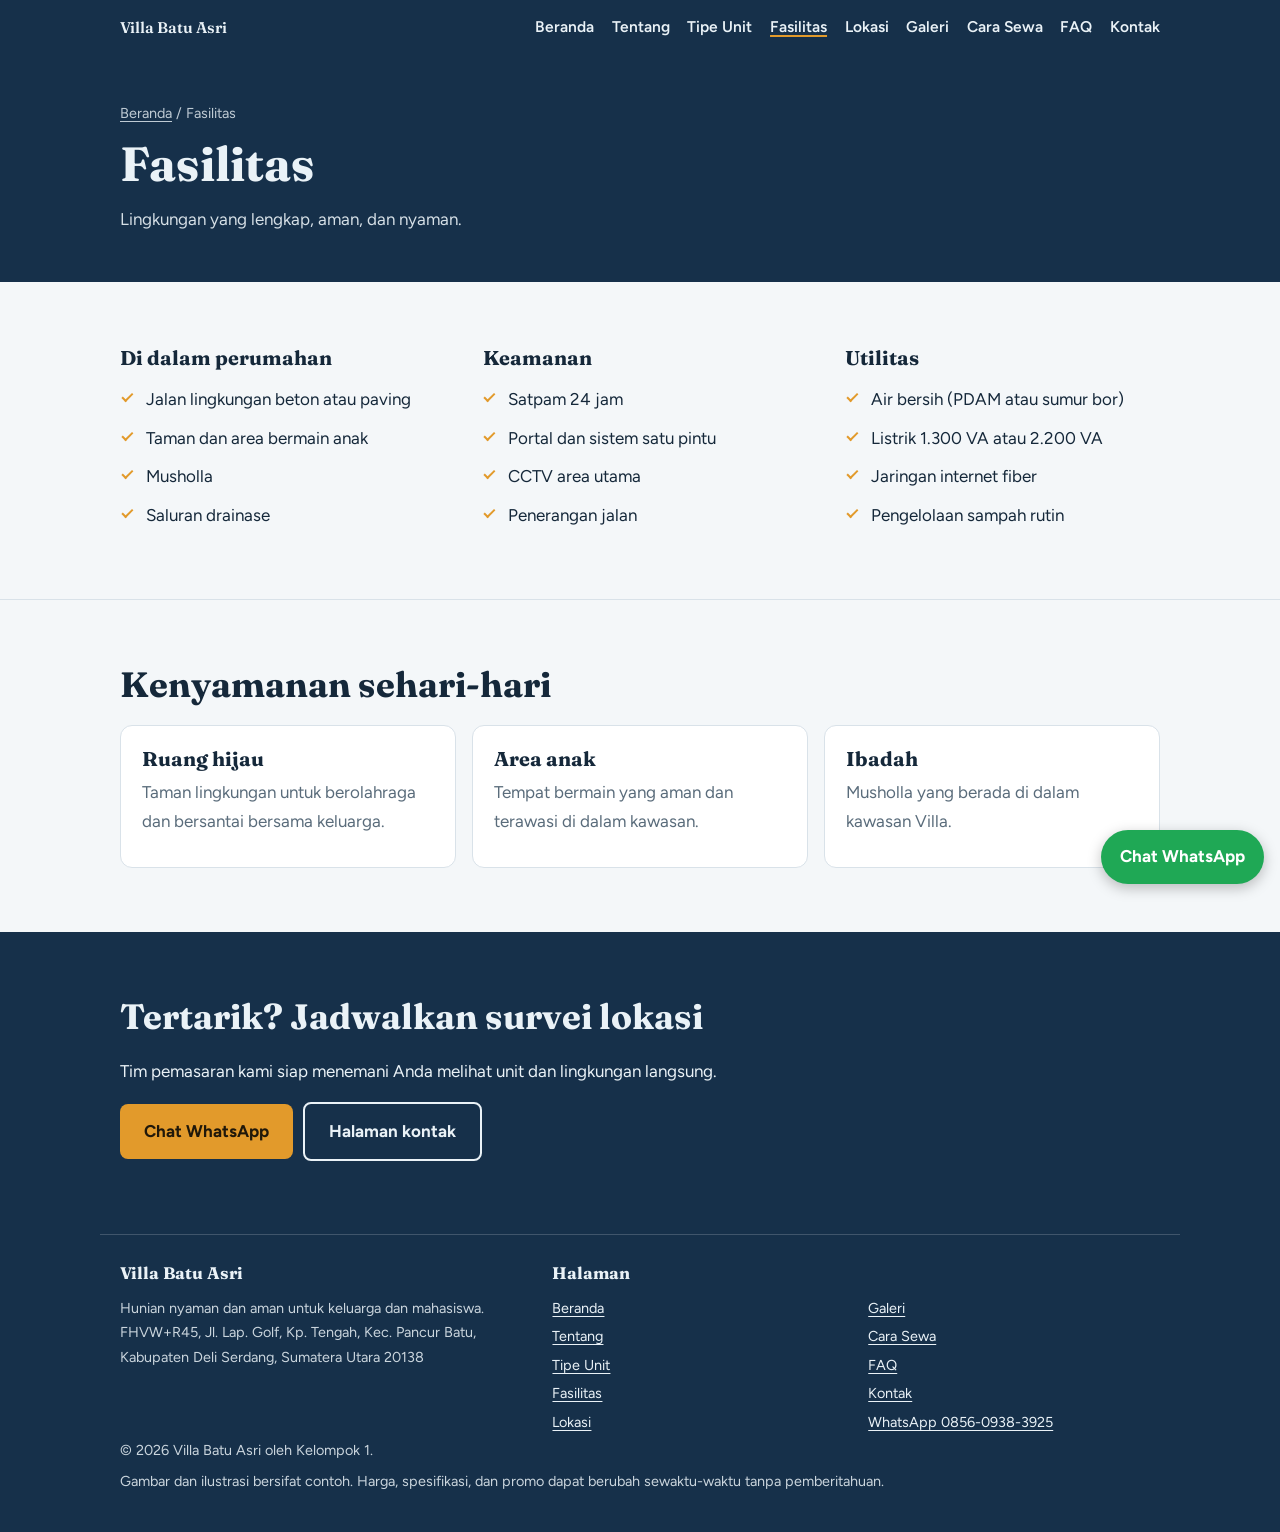
<file: fasilitas.html>
<!DOCTYPE html>
<html lang="id"><head><meta charset="UTF-8"><meta name="viewport" content="width=device-width, initial-scale=1">
<title>Fasilitas – Villa Batu Asri</title><meta name="description" content="Lingkungan yang lengkap, aman, dan nyaman.">
<link rel="preconnect" href="https://fonts.googleapis.com">
<link rel="preconnect" href="https://fonts.gstatic.com" crossorigin>
<link href="https://fonts.googleapis.com/css2?family=Fraunces:opsz,wght@9..144,500;9..144,700&family=Figtree:wght@400;500;600;700&display=swap" rel="stylesheet">
<link rel="stylesheet" href="style.css"></head><body>
<!-- PETUNJUK UMUM: cari tulisan EDIT. Ubah hanya teks di antara tag, jangan hapus tanda lebih kecil dan lebih besar. Simpan lalu refresh browser -->
<!-- MENU ATAS: sama di semua halaman. Jangan diubah kecuali Anda menambah halaman baru -->
<nav class="nav" aria-label="Menu utama">
<div class="wrap"><strong><a href="index.html" style="text-decoration:none">Villa Batu Asri</a></strong>
<ul>
<li><a href="index.html">Beranda</a></li>
<li><a href="tentang.html">Tentang</a></li>
<li><a href="tipe-unit.html">Tipe Unit</a></li>
<li><a href="fasilitas.html" class="active" aria-current="page">Fasilitas</a></li>
<li><a href="lokasi.html">Lokasi</a></li>
<li><a href="galeri.html">Galeri</a></li>
<li><a href="cara-sewa.html">Cara Sewa</a></li>
<li><a href="faq.html">FAQ</a></li>
<li><a href="kontak.html">Kontak</a></li></ul></div></nav>
<!-- EDIT JUDUL HALAMAN: teks di dalam h1 adalah judul besar, teks di dalam p adalah kalimat di bawahnya -->
<header class="pagehead">
<div class="wrap"><div class="crumb"><a href="index.html">Beranda</a> / Fasilitas</div><h1>Fasilitas</h1>
<p>Lingkungan yang lengkap, aman, dan nyaman.</p></div></header>
<!-- ========== AWAL ISI HALAMAN (edit di antara penanda ini) ========== -->
<main>
<section>
<div class="wrap">
<!-- EDIT fasilitas: ada 3 kolom. Teks h3 adalah judul kolom, setiap li adalah satu fasilitas. Hapus li yang tidak ada, salin li untuk menambah. Tulis hanya fasilitas yang benar-benar ada -->
<div class="fac"><div>
<h3>Di dalam perumahan</h3>
<ul>
<li>Jalan lingkungan beton atau paving</li>
<li>Taman dan area bermain anak</li>
<li>Musholla</li>
<li>Saluran drainase</li></ul></div><div>
<h3>Keamanan</h3>
<ul>
<li>Satpam 24 jam</li>
<li>Portal dan sistem satu pintu</li>
<li>CCTV area utama</li>
<li>Penerangan jalan</li></ul></div><div>
<h3>Utilitas</h3>
<ul>
<li>Air bersih (PDAM atau sumur bor)</li>
<li>Listrik 1.300 VA atau 2.200 VA</li>
<li>Jaringan internet fiber</li>
<li>Pengelolaan sampah rutin</li></ul></div></div></div>
</section>
<section>
<div class="wrap">
<!-- EDIT 3 kartu: teks h3 adalah judul kartu, teks p adalah penjelasannya -->
<h2>Kenyamanan sehari-hari</h2>
<div class="cards">
<div class="card">
<h3>Ruang hijau</h3>
<p>Taman lingkungan untuk berolahraga dan bersantai bersama keluarga.</p></div>
<div class="card">
<h3>Area anak</h3>
<p>Tempat bermain yang aman dan terawasi di dalam kawasan.</p></div>
<div class="card">
<h3>Ibadah</h3>
<p>Musholla yang berada di dalam kawasan Villa.</p></div></div></div>
</section>
<!-- EDIT AJAKAN DI BAWAH: ubah teks h2 dan p sesuka Anda. Nomor WhatsApp ada di dalam href (6285609383925), ganti dengan nomor Anda tanpa 0 dan tanpa + -->
<section class="contact">
<div class="wrap">
<h2>Tertarik? Jadwalkan survei lokasi</h2>
<p>Tim pemasaran kami siap menemani Anda melihat unit dan lingkungan langsung.</p><a class="btn primary" href="https://wa.me/6285609383925?text=Halo%2C%20saya%20ingin%20survei%20Villa%20Batu%20Asri">Chat WhatsApp</a><a class="btn ghost" href="kontak.html">Halaman kontak</a></div>
</section></main>
<!-- ========== AKHIR ISI HALAMAN ========== -->
<!-- EDIT FOOTER: alamat, nama pengembang, dan nomor WhatsApp. Footer sama di semua halaman, jadi ubah di semua file atau pakai Find dan Replace -->
<footer>
<div class="wrap"><div class="foot">
<div><h4>Villa Batu Asri</h4>
<p>Hunian nyaman dan aman untuk keluarga dan mahasiswa. FHVW+R45, Jl. Lap. Golf, Kp. Tengah, Kec. Pancur Batu, Kabupaten Deli Serdang, Sumatera Utara 20138</p></div>
<div><h4>Halaman</h4>
<ul>
<li><a href="index.html">Beranda</a></li>
<li><a href="tentang.html">Tentang</a></li>
<li><a href="tipe-unit.html">Tipe Unit</a></li>
<li><a href="fasilitas.html">Fasilitas</a></li>
<li><a href="lokasi.html">Lokasi</a></li></ul></div>
<div><h4>&nbsp;</h4>
<ul>
<li><a href="galeri.html">Galeri</a></li>
<li><a href="cara-sewa.html">Cara Sewa</a></li>
<li><a href="faq.html">FAQ</a></li>
<li><a href="kontak.html">Kontak</a></li>
<li><a href="https://wa.me/6285609383925">WhatsApp 0856-0938-3925</a></li></ul></div></div>
<p>© 2026 Villa Batu Asri oleh Kelompok 1.</p>
<p>Gambar dan ilustrasi bersifat contoh. Harga, spesifikasi, dan promo dapat berubah sewaktu-waktu tanpa pemberitahuan.</p></div></footer>
<a class="wa" href="https://wa.me/6285609383925?text=Halo%2C%20saya%20tertarik%20dengan%20Villa%20Batu%20Asri" aria-label="Chat WhatsApp">Chat WhatsApp</a></body></html>
</file>
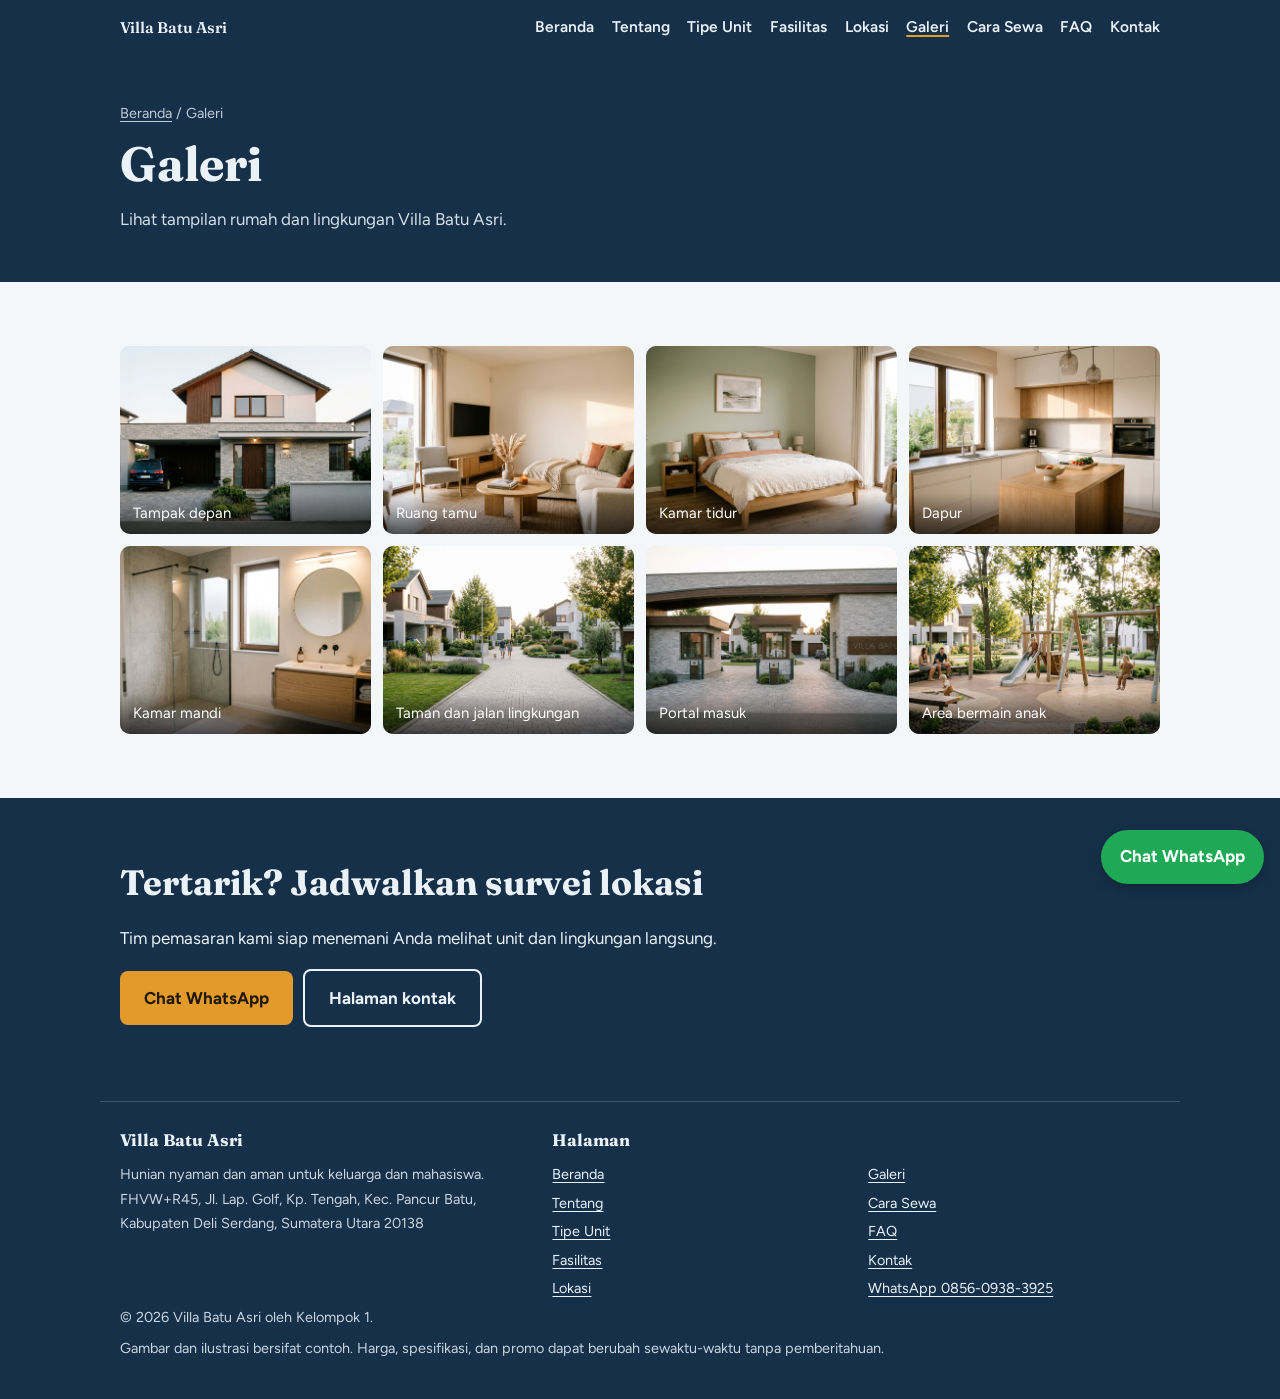
<file: galeri.html>
<!DOCTYPE html>
<html lang="id"><head><meta charset="UTF-8"><meta name="viewport" content="width=device-width, initial-scale=1">
<title>Galeri – Villa Batu Asri</title><meta name="description" content="Lihat tampilan rumah dan lingkungan Villa Batu Asri.">
<link rel="preconnect" href="https://fonts.googleapis.com">
<link rel="preconnect" href="https://fonts.gstatic.com" crossorigin>
<link href="https://fonts.googleapis.com/css2?family=Fraunces:opsz,wght@9..144,500;9..144,700&family=Figtree:wght@400;500;600;700&display=swap" rel="stylesheet">
<link rel="stylesheet" href="style.css"></head><body>
<!-- PETUNJUK UMUM: cari tulisan EDIT. Ubah hanya teks di antara tag, jangan hapus tanda lebih kecil dan lebih besar. Simpan lalu refresh browser -->
<!-- MENU ATAS: sama di semua halaman. Jangan diubah kecuali Anda menambah halaman baru -->
<nav class="nav" aria-label="Menu utama">
<div class="wrap"><strong><a href="index.html" style="text-decoration:none">Villa Batu Asri</a></strong>
<ul>
<li><a href="index.html">Beranda</a></li>
<li><a href="tentang.html">Tentang</a></li>
<li><a href="tipe-unit.html">Tipe Unit</a></li>
<li><a href="fasilitas.html">Fasilitas</a></li>
<li><a href="lokasi.html">Lokasi</a></li>
<li><a href="galeri.html" class="active" aria-current="page">Galeri</a></li>
<li><a href="cara-sewa.html">Cara Sewa</a></li>
<li><a href="faq.html">FAQ</a></li>
<li><a href="kontak.html">Kontak</a></li></ul></div></nav>
<!-- EDIT JUDUL HALAMAN: teks di dalam h1 adalah judul besar, teks di dalam p adalah kalimat di bawahnya -->
<header class="pagehead">
<div class="wrap"><div class="crumb"><a href="index.html">Beranda</a> / Galeri</div><h1>Galeri</h1>
<p>Lihat tampilan rumah dan lingkungan Villa Batu Asri.</p></div></header>
<!-- ========== AWAL ISI HALAMAN (edit di antara penanda ini) ========== -->
<main>
<section>
<div class="wrap"><!-- EDIT galeri: simpan foto di folder yang sama dengan nama galeri1.jpg sampai galeri8.jpg, maka foto muncul otomatis. Satu figure adalah satu foto. alt dan figcaption adalah keterangan foto. Salin satu figure untuk menambah foto -->
<div class="gallery">
<figure><span class="hint">Tambahkan galeri1.jpg</span><img src="galeri1.jpg" alt="Tampak depan" onerror="this.remove()"><figcaption>Tampak depan</figcaption></figure>
<figure><span class="hint">Tambahkan galeri2.jpg</span><img src="galeri2.jpg" alt="Ruang tamu" onerror="this.remove()"><figcaption>Ruang tamu</figcaption></figure>
<figure><span class="hint">Tambahkan galeri3.jpg</span><img src="galeri3.jpg" alt="Kamar tidur" onerror="this.remove()"><figcaption>Kamar tidur</figcaption></figure>
<figure><span class="hint">Tambahkan galeri4.jpg</span><img src="galeri4.jpg" alt="Dapur" onerror="this.remove()"><figcaption>Dapur</figcaption></figure>
<figure><span class="hint">Tambahkan galeri5.jpg</span><img src="galeri5.jpg" alt="Kamar mandi" onerror="this.remove()"><figcaption>Kamar mandi</figcaption></figure>
<figure><span class="hint">Tambahkan galeri6.jpg</span><img src="galeri6.jpg" alt="Taman dan jalan lingkungan" onerror="this.remove()"><figcaption>Taman dan jalan lingkungan</figcaption></figure>
<figure><span class="hint">Tambahkan galeri7.jpg</span><img src="galeri7.jpg" alt="Portal masuk" onerror="this.remove()"><figcaption>Portal masuk</figcaption></figure>
<figure><span class="hint">Tambahkan galeri8.jpg</span><img src="galeri8.jpg" alt="Area bermain anak" onerror="this.remove()"><figcaption>Area bermain anak</figcaption></figure></div></div>
</section>
<!-- EDIT AJAKAN DI BAWAH: ubah teks h2 dan p sesuka Anda. Nomor WhatsApp ada di dalam href (6285609383925), ganti dengan nomor Anda tanpa 0 dan tanpa + -->
<section class="contact">
<div class="wrap">
<h2>Tertarik? Jadwalkan survei lokasi</h2>
<p>Tim pemasaran kami siap menemani Anda melihat unit dan lingkungan langsung.</p><a class="btn primary" href="https://wa.me/6285609383925?text=Halo%2C%20saya%20ingin%20survei%20Villa%20Batu%20Asri">Chat WhatsApp</a><a class="btn ghost" href="kontak.html">Halaman kontak</a></div>
</section></main>
<!-- ========== AKHIR ISI HALAMAN ========== -->
<!-- EDIT FOOTER: alamat, nama pengembang, dan nomor WhatsApp. Footer sama di semua halaman, jadi ubah di semua file atau pakai Find dan Replace -->
<footer>
<div class="wrap"><div class="foot">
<div><h4>Villa Batu Asri</h4>
<p>Hunian nyaman dan aman untuk keluarga dan mahasiswa. FHVW+R45, Jl. Lap. Golf, Kp. Tengah, Kec. Pancur Batu, Kabupaten Deli Serdang, Sumatera Utara 20138</p></div>
<div><h4>Halaman</h4>
<ul>
<li><a href="index.html">Beranda</a></li>
<li><a href="tentang.html">Tentang</a></li>
<li><a href="tipe-unit.html">Tipe Unit</a></li>
<li><a href="fasilitas.html">Fasilitas</a></li>
<li><a href="lokasi.html">Lokasi</a></li></ul></div>
<div><h4>&nbsp;</h4>
<ul>
<li><a href="galeri.html">Galeri</a></li>
<li><a href="cara-sewa.html">Cara Sewa</a></li>
<li><a href="faq.html">FAQ</a></li>
<li><a href="kontak.html">Kontak</a></li>
<li><a href="https://wa.me/6285609383925">WhatsApp 0856-0938-3925</a></li></ul></div></div>
<p>© 2026 Villa Batu Asri oleh Kelompok 1.</p>
<p>Gambar dan ilustrasi bersifat contoh. Harga, spesifikasi, dan promo dapat berubah sewaktu-waktu tanpa pemberitahuan.</p></div></footer>
<a class="wa" href="https://wa.me/6285609383925?text=Halo%2C%20saya%20tertarik%20dengan%20Villa%20Batu%20Asri" aria-label="Chat WhatsApp">Chat WhatsApp</a></body></html>
</file>
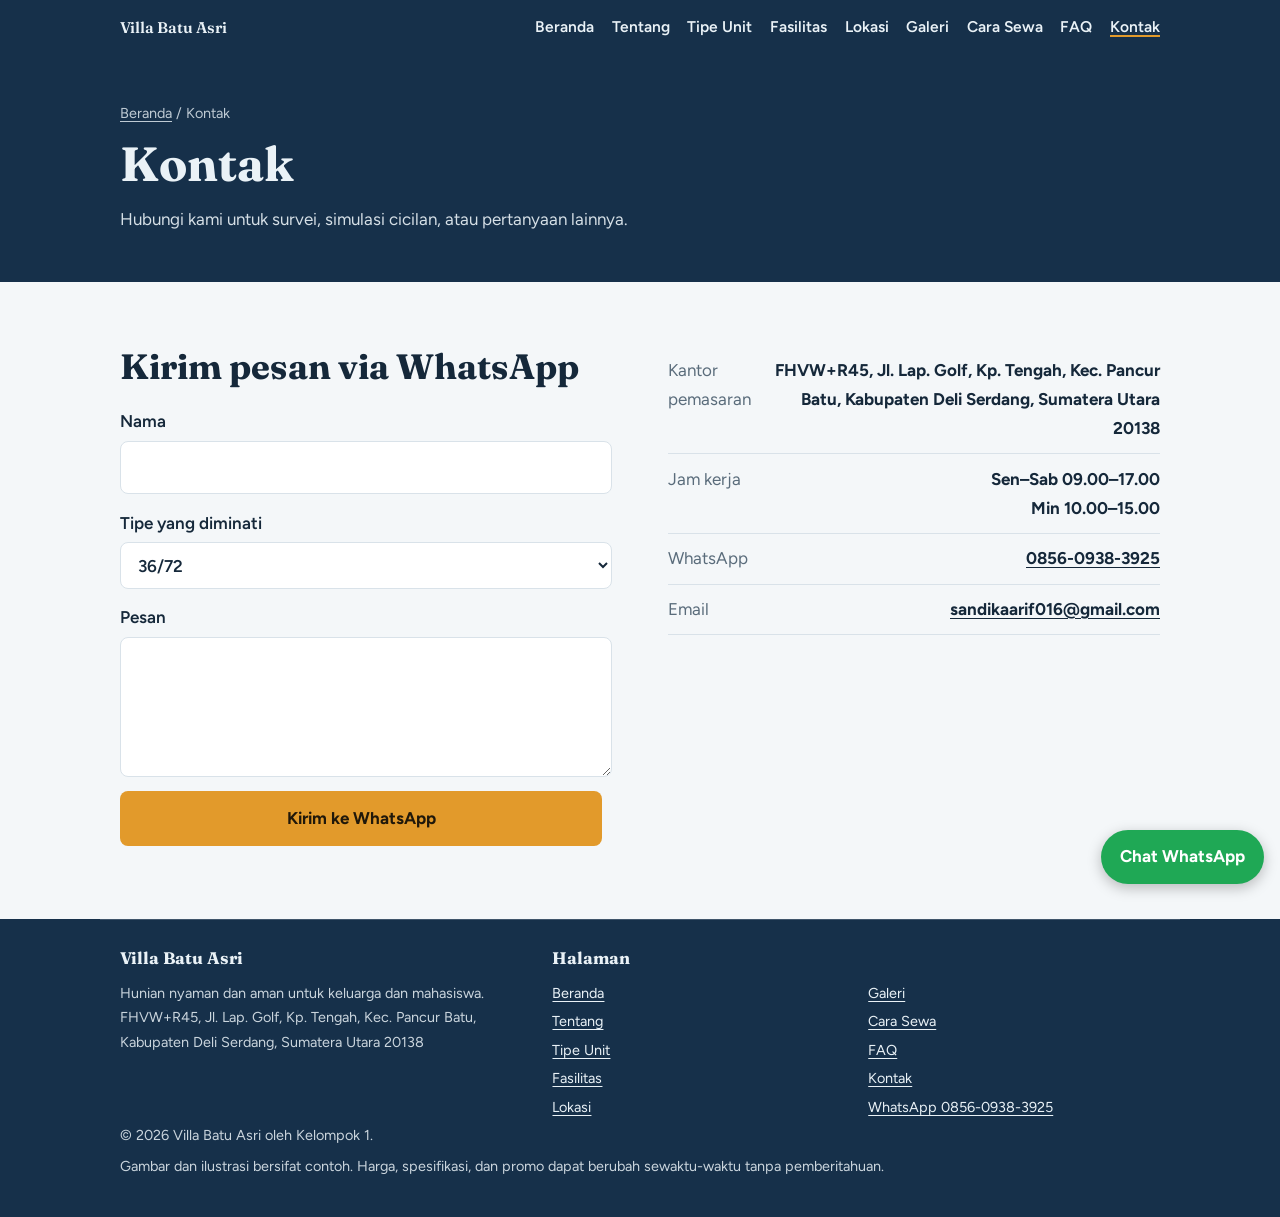
<file: kontak.html>
<!DOCTYPE html>
<html lang="id"><head><meta charset="UTF-8"><meta name="viewport" content="width=device-width, initial-scale=1">
<title>Kontak – Villa Batu Asri</title><meta name="description" content="Hubungi kami untuk survei, simulasi cicilan, atau pertanyaan lainnya.">
<link rel="preconnect" href="https://fonts.googleapis.com">
<link rel="preconnect" href="https://fonts.gstatic.com" crossorigin>
<link href="https://fonts.googleapis.com/css2?family=Fraunces:opsz,wght@9..144,500;9..144,700&family=Figtree:wght@400;500;600;700&display=swap" rel="stylesheet">
<link rel="stylesheet" href="style.css"></head><body>
<!-- PETUNJUK UMUM: cari tulisan EDIT. Ubah hanya teks di antara tag, jangan hapus tanda lebih kecil dan lebih besar. Simpan lalu refresh browser -->
<!-- MENU ATAS: sama di semua halaman. Jangan diubah kecuali Anda menambah halaman baru -->
<nav class="nav" aria-label="Menu utama">
<div class="wrap"><strong><a href="index.html" style="text-decoration:none">Villa Batu Asri</a></strong>
<ul>
<li><a href="index.html">Beranda</a></li>
<li><a href="tentang.html">Tentang</a></li>
<li><a href="tipe-unit.html">Tipe Unit</a></li>
<li><a href="fasilitas.html">Fasilitas</a></li>
<li><a href="lokasi.html">Lokasi</a></li>
<li><a href="galeri.html">Galeri</a></li>
<li><a href="cara-sewa.html">Cara Sewa</a></li>
<li><a href="faq.html">FAQ</a></li>
<li><a href="kontak.html" class="active" aria-current="page">Kontak</a></li></ul></div></nav>
<!-- EDIT JUDUL HALAMAN: teks di dalam h1 adalah judul besar, teks di dalam p adalah kalimat di bawahnya -->
<header class="pagehead">
<div class="wrap"><div class="crumb"><a href="index.html">Beranda</a> / Kontak</div><h1>Kontak</h1>
<p>Hubungi kami untuk survei, simulasi cicilan, atau pertanyaan lainnya.</p></div></header>
<!-- ========== AWAL ISI HALAMAN (edit di antara penanda ini) ========== -->
<main>
<section>
<div class="wrap two"><div>
<!-- FORMULIR: bagian ini tidak perlu diubah. Yang perlu diganti hanya nomor WhatsApp di script paling bawah halaman ini -->
<h2>Kirim pesan via WhatsApp</h2>
<form class="form" id="f">
<label>Nama<input id="n" required></label>
<label>Tipe yang diminati<select id="t"><option>36/72</option><option>45/90</option><option>60/120</option><option>Belum tahu</option></select></label>
<label>Pesan<textarea id="m" rows="4"></textarea></label><button class="btn primary" type="submit" style="border:0;font:inherit;font-weight:700;cursor:pointer">Kirim ke WhatsApp</button></form></div>
<!-- EDIT info kontak: dt adalah label, dd adalah isinya. Ganti alamat, jam kerja, nomor WhatsApp (dua tempat: href dan tulisan), dan email -->
<dl class="near"><div>
<dt>Kantor pemasaran</dt><dd>FHVW+R45, Jl. Lap. Golf, Kp. Tengah, Kec. Pancur Batu, Kabupaten Deli Serdang, Sumatera Utara 20138</dd></div><div>
<dt>Jam kerja</dt><dd>Sen–Sab 09.00–17.00<br>Min 10.00–15.00</dd></div><div>
<dt>WhatsApp</dt><dd><a href="https://wa.me/6285609383925">0856-0938-3925</a></dd></div><div>
<dt>Email</dt><dd><a href="mailto:sandikaarif016@gmail.com">sandikaarif016@gmail.com</a></dd></div></dl></div>
</section>
<!-- GANTI NOMOR WHATSAPP: ubah 6285609383925 pada baris script di bawah ini dengan nomor Anda tanpa 0 dan tanpa + -->
<script>document.getElementById("f").addEventListener("submit",function(e){e.preventDefault();var t="Halo, saya "+n.value+". Saya tertarik dengan Tipe "+document.getElementById("t").value+". "+m.value;window.open("https://wa.me/6285609383925?text="+encodeURIComponent(t),"_blank")})</script></main>
<!-- ========== AKHIR ISI HALAMAN ========== -->
<!-- EDIT FOOTER: alamat, nama pengembang, dan nomor WhatsApp. Footer sama di semua halaman, jadi ubah di semua file atau pakai Find dan Replace -->
<footer>
<div class="wrap"><div class="foot">
<div><h4>Villa Batu Asri</h4>
<p>Hunian nyaman dan aman untuk keluarga dan mahasiswa. FHVW+R45, Jl. Lap. Golf, Kp. Tengah, Kec. Pancur Batu, Kabupaten Deli Serdang, Sumatera Utara 20138</p></div>
<div><h4>Halaman</h4>
<ul>
<li><a href="index.html">Beranda</a></li>
<li><a href="tentang.html">Tentang</a></li>
<li><a href="tipe-unit.html">Tipe Unit</a></li>
<li><a href="fasilitas.html">Fasilitas</a></li>
<li><a href="lokasi.html">Lokasi</a></li></ul></div>
<div><h4>&nbsp;</h4>
<ul>
<li><a href="galeri.html">Galeri</a></li>
<li><a href="cara-sewa.html">Cara Sewa</a></li>
<li><a href="faq.html">FAQ</a></li>
<li><a href="kontak.html">Kontak</a></li>
<li><a href="https://wa.me/6285609383925">WhatsApp 0856-0938-3925</a></li></ul></div></div>
<p>© 2026 Villa Batu Asri oleh Kelompok 1.</p>
<p>Gambar dan ilustrasi bersifat contoh. Harga, spesifikasi, dan promo dapat berubah sewaktu-waktu tanpa pemberitahuan.</p></div></footer>
<a class="wa" href="https://wa.me/6285609383925?text=Halo%2C%20saya%20tertarik%20dengan%20Villa%20Batu%20Asri" aria-label="Chat WhatsApp">Chat WhatsApp</a></body></html>
</file>
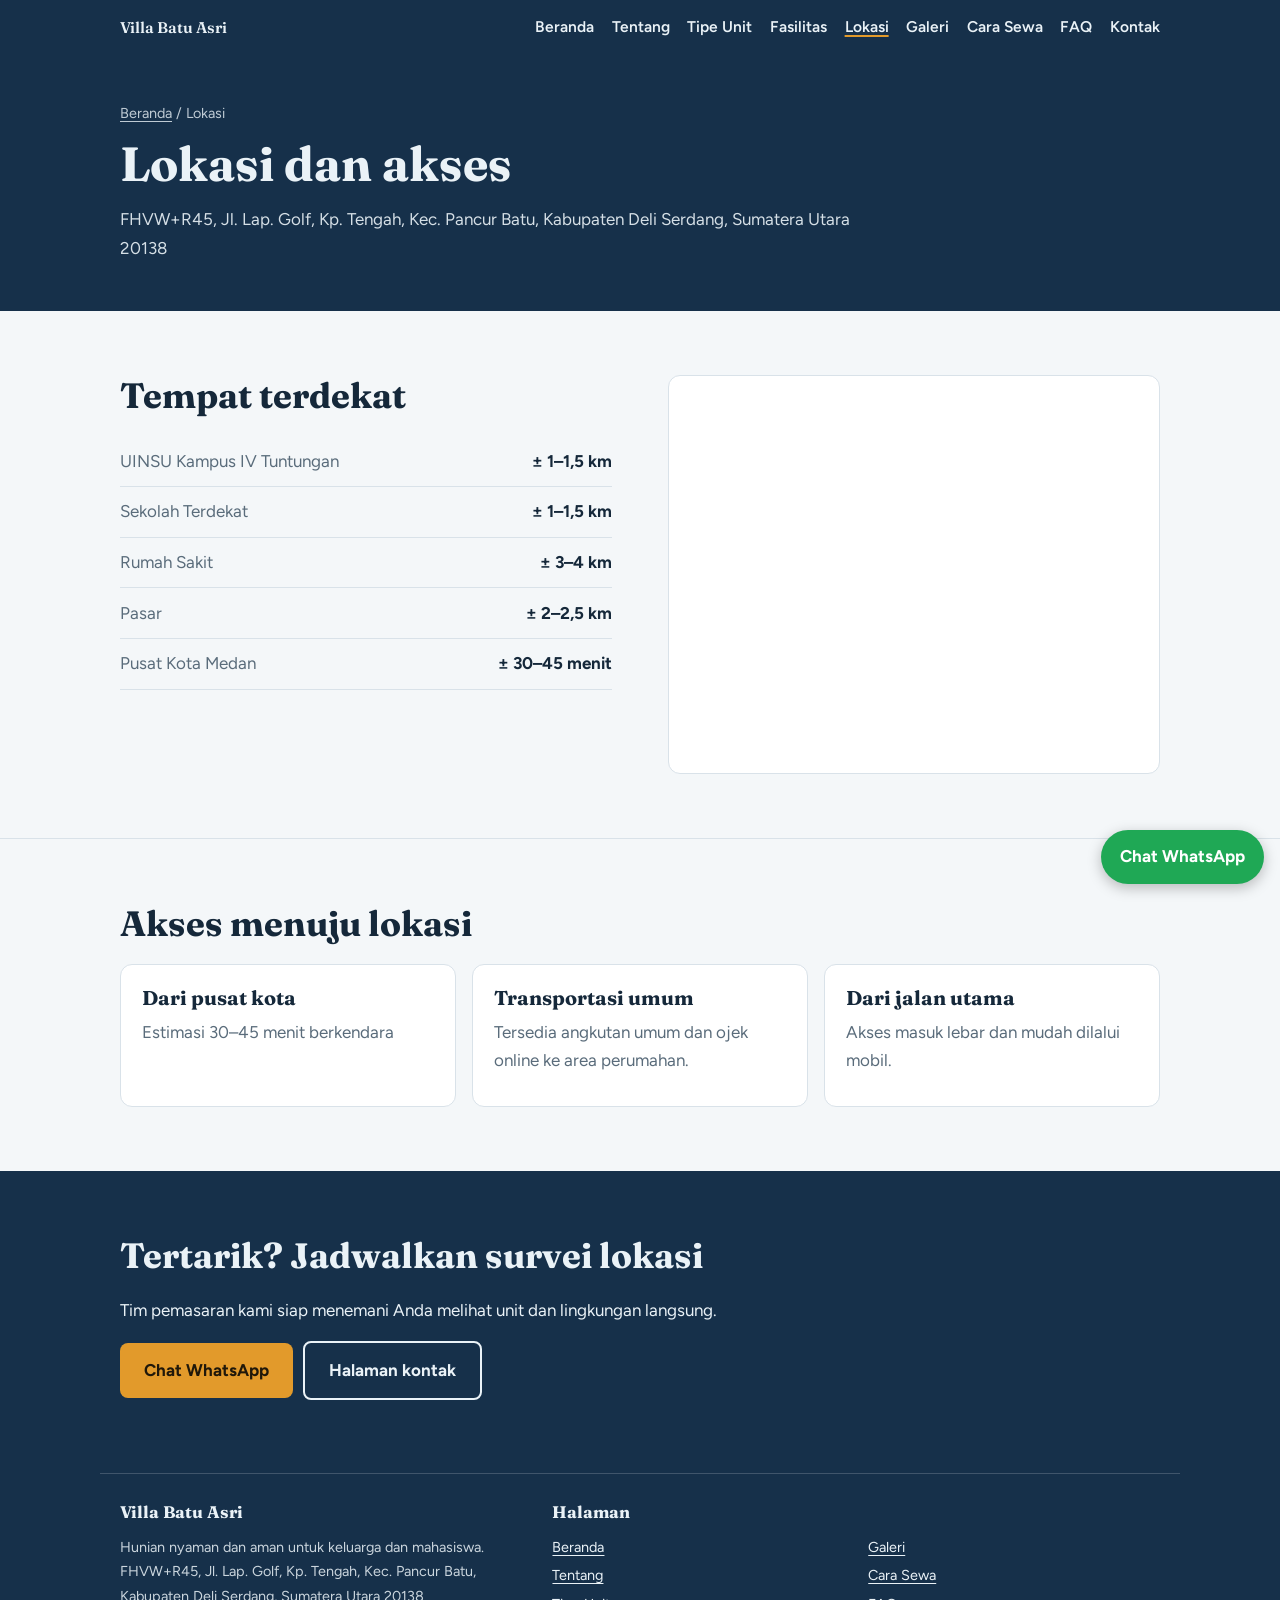
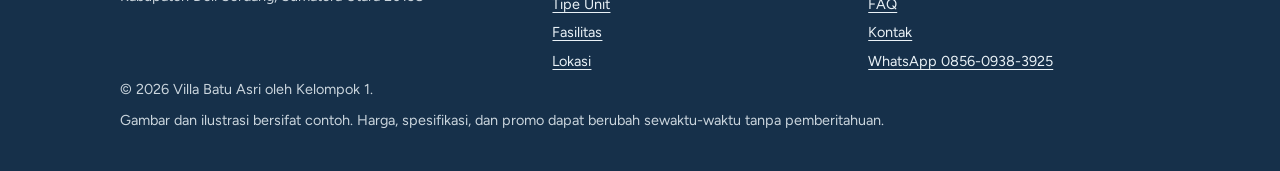
<file: lokasi.html>
<!DOCTYPE html>
<html lang="id"><head><meta charset="UTF-8"><meta name="viewport" content="width=device-width, initial-scale=1">
<title>Lokasi – Villa Batu Asri</title><meta name="description" content="Jl. Nama Jalan, Nama Lokasi, Kota/Kabupaten Nama Kota.">
<link rel="preconnect" href="https://fonts.googleapis.com">
<link rel="preconnect" href="https://fonts.gstatic.com" crossorigin>
<link href="https://fonts.googleapis.com/css2?family=Fraunces:opsz,wght@9..144,500;9..144,700&family=Figtree:wght@400;500;600;700&display=swap" rel="stylesheet">
<link rel="stylesheet" href="style.css"></head><body>
<!-- PETUNJUK UMUM: cari tulisan EDIT. Ubah hanya teks di antara tag, jangan hapus tanda lebih kecil dan lebih besar. Simpan lalu refresh browser -->
<!-- MENU ATAS: sama di semua halaman. Jangan diubah kecuali Anda menambah halaman baru -->
<nav class="nav" aria-label="Menu utama">
<div class="wrap"><strong><a href="index.html" style="text-decoration:none">Villa Batu Asri</a></strong>
<ul>
<li><a href="index.html">Beranda</a></li>
<li><a href="tentang.html">Tentang</a></li>
<li><a href="tipe-unit.html">Tipe Unit</a></li>
<li><a href="fasilitas.html">Fasilitas</a></li>
<li><a href="lokasi.html" class="active" aria-current="page">Lokasi</a></li>
<li><a href="galeri.html">Galeri</a></li>
<li><a href="cara-sewa.html">Cara Sewa</a></li>
<li><a href="faq.html">FAQ</a></li>
<li><a href="kontak.html">Kontak</a></li></ul></div></nav>
<!-- EDIT JUDUL HALAMAN: teks di dalam h1 adalah judul besar, teks di dalam p adalah kalimat di bawahnya -->
<header class="pagehead">
<div class="wrap"><div class="crumb"><a href="index.html">Beranda</a> / Lokasi</div><h1>Lokasi dan akses</h1>
<p>FHVW+R45, Jl. Lap. Golf, Kp. Tengah, Kec. Pancur Batu, Kabupaten Deli Serdang, Sumatera Utara 20138</p></div></header>
<!-- ========== AWAL ISI HALAMAN (edit di antara penanda ini) ========== -->
<main>
<section>
<div class="wrap two"><div>
<!-- EDIT tempat terdekat dan jarak -->
<h2>Tempat terdekat</h2>
<!-- Satu div adalah satu baris. dt adalah nama tempat (ganti sesuai tempat sekitar), dd adalah jarak (ganti 0 km atau 00 menit dengan angka sebenarnya) -->
<dl class="near"><div>
<dt>UINSU Kampus IV Tuntungan</dt><dd>± 1–1,5 km</dd></div><div>
<dt>Sekolah Terdekat</dt><dd>± 1–1,5 km</dd></div><div>
<dt>Rumah Sakit</dt><dd>± 3–4 km</dd></div><div>
<dt>Pasar</dt><dd>± 2–2,5 km</dd></div><div>
<dt>Pusat Kota Medan</dt><dd>± 30–45 menit</dd></div></dl></div><!-- PETA: hapus tulisan p di dalamnya. Buka Google Maps, cari lokasi, klik Bagikan lalu Sematkan peta, salin kode iframe dan tempel di sini -->
<div class="map">
<p><iframe src="https://www.google.com/maps/embed?pb=!1m18!1m12!1m3!1d13841.565412572492!2d98.59624269956977!3d3.4955844993203358!2m3!1f0!2f0!3f0!3m2!1i1024!2i768!4f13.1!3m3!1m2!1s0x303125c889fc93bb%3A0x57c8a135e465dd56!2sVilla%20Batu%20Asri%20Pancur%20Batu!5e0!3m2!1sid!2sid!4v1793844880612!5m2!1sid!2sid" width="600" height="450" style="border:0;" allowfullscreen="" loading="lazy" referrerpolicy="strict-origin-when-cross-origin"></iframe></p></div></div>
</section>
<section>
<div class="wrap">
<!-- EDIT 3 kartu akses: h3 adalah judul, p adalah penjelasan (estimasi waktu, transportasi, dan lain-lain) -->
<h2>Akses menuju lokasi</h2>
<div class="cards">
<div class="card">
<h3>Dari pusat kota</h3>
<p>Estimasi 30–45 menit berkendara</p></div>
<div class="card">
<h3>Transportasi umum</h3>
<p>Tersedia angkutan umum dan ojek online ke area perumahan.</p></div>
<div class="card">
<h3>Dari jalan utama</h3>
<p>Akses masuk lebar dan mudah dilalui mobil.</p></div></div></div>
</section>
<!-- EDIT AJAKAN DI BAWAH: ubah teks h2 dan p sesuka Anda. Nomor WhatsApp ada di dalam href (6285609383925), ganti dengan nomor Anda tanpa 0 dan tanpa + -->
<section class="contact">
<div class="wrap">
<h2>Tertarik? Jadwalkan survei lokasi</h2>
<p>Tim pemasaran kami siap menemani Anda melihat unit dan lingkungan langsung.</p><a class="btn primary" href="https://wa.me/6285609383925?text=Halo%2C%20saya%20ingin%20survei%20Villa%20Batu%20Asri">Chat WhatsApp</a><a class="btn ghost" href="kontak.html">Halaman kontak</a></div>
</section></main>
<!-- ========== AKHIR ISI HALAMAN ========== -->
<!-- EDIT FOOTER: alamat, nama pengembang, dan nomor WhatsApp. Footer sama di semua halaman, jadi ubah di semua file atau pakai Find dan Replace -->
<footer>
<div class="wrap"><div class="foot">
<div><h4>Villa Batu Asri</h4>
<p>Hunian nyaman dan aman untuk keluarga dan mahasiswa. FHVW+R45, Jl. Lap. Golf, Kp. Tengah, Kec. Pancur Batu, Kabupaten Deli Serdang, Sumatera Utara 20138</p></div>
<div><h4>Halaman</h4>
<ul>
<li><a href="index.html">Beranda</a></li>
<li><a href="tentang.html">Tentang</a></li>
<li><a href="tipe-unit.html">Tipe Unit</a></li>
<li><a href="fasilitas.html">Fasilitas</a></li>
<li><a href="lokasi.html">Lokasi</a></li></ul></div>
<div><h4>&nbsp;</h4>
<ul>
<li><a href="galeri.html">Galeri</a></li>
<li><a href="cara-sewa.html">Cara Sewa</a></li>
<li><a href="faq.html">FAQ</a></li>
<li><a href="kontak.html">Kontak</a></li>
<li><a href="https://wa.me/6285609383925">WhatsApp 0856-0938-3925</a></li></ul></div></div>
<p>© 2026 Villa Batu Asri oleh Kelompok 1.</p>
<p>Gambar dan ilustrasi bersifat contoh. Harga, spesifikasi, dan promo dapat berubah sewaktu-waktu tanpa pemberitahuan.</p></div></footer>
<a class="wa" href="https://wa.me/6285609383925?text=Halo%2C%20saya%20tertarik%20dengan%20Villa%20Batu%20Asri" aria-label="Chat WhatsApp">Chat WhatsApp</a></body></html>
</file>
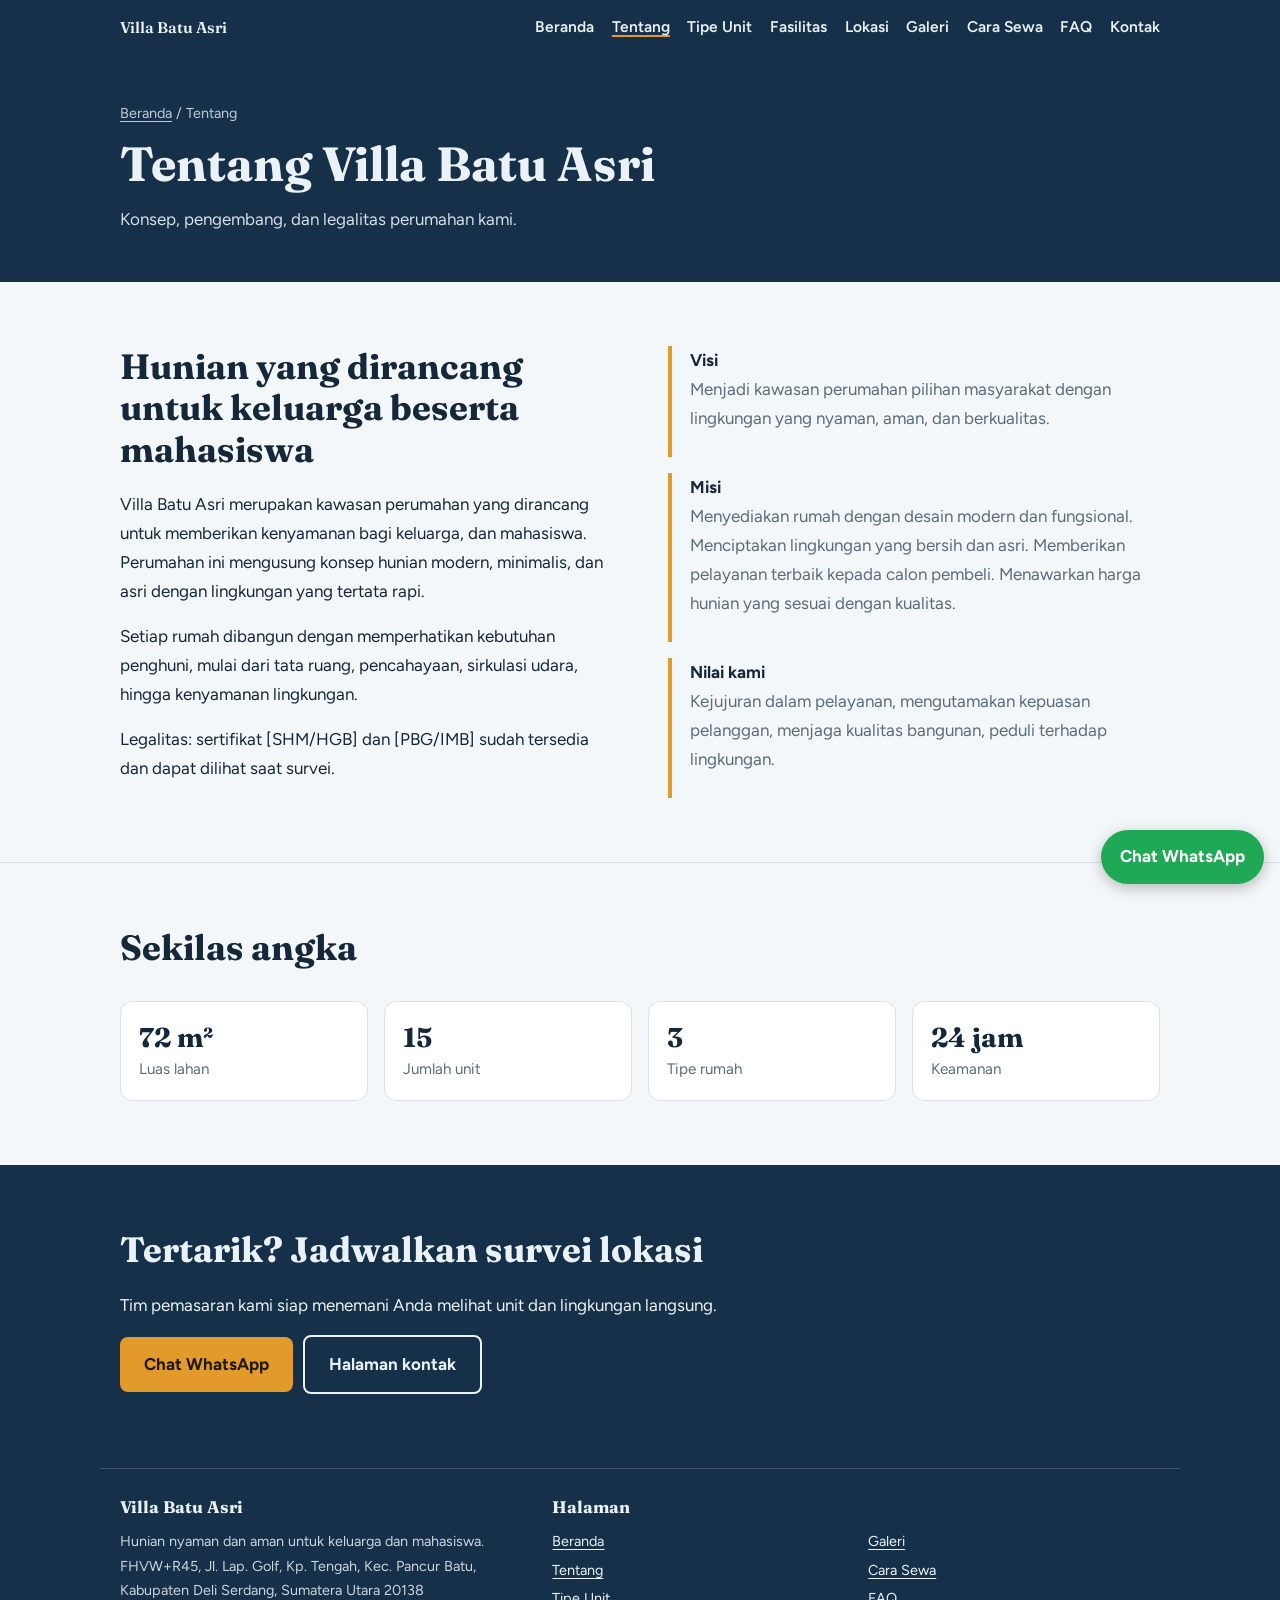
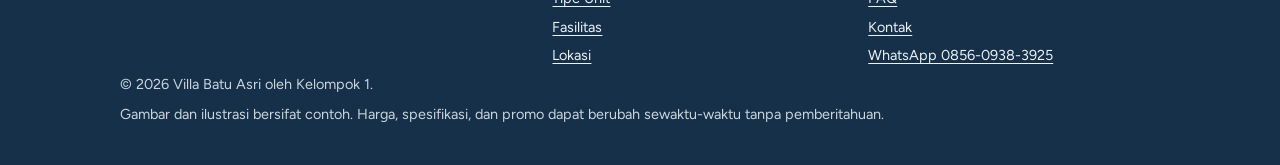
<file: tentang.html>
<!DOCTYPE html>
<html lang="id"><head><meta charset="UTF-8"><meta name="viewport" content="width=device-width, initial-scale=1">
<title>Tentang – Villa Batu Asri</title><meta name="description" content="Konsep, pengembang, dan legalitas perumahan kami.">
<link rel="preconnect" href="https://fonts.googleapis.com">
<link rel="preconnect" href="https://fonts.gstatic.com" crossorigin>
<link href="https://fonts.googleapis.com/css2?family=Fraunces:opsz,wght@9..144,500;9..144,700&family=Figtree:wght@400;500;600;700&display=swap" rel="stylesheet">
<link rel="stylesheet" href="style.css"></head><body>
<!-- PETUNJUK UMUM: cari tulisan EDIT. Ubah hanya teks di antara tag, jangan hapus tanda lebih kecil dan lebih besar. Simpan lalu refresh browser -->
<!-- MENU ATAS: sama di semua halaman. Jangan diubah kecuali Anda menambah halaman baru -->
<nav class="nav" aria-label="Menu utama">
<div class="wrap"><strong><a href="index.html" style="text-decoration:none">Villa Batu Asri</a></strong>
<ul>
<li><a href="index.html">Beranda</a></li>
<li><a href="tentang.html" class="active" aria-current="page">Tentang</a></li>
<li><a href="tipe-unit.html">Tipe Unit</a></li>
<li><a href="fasilitas.html">Fasilitas</a></li>
<li><a href="lokasi.html">Lokasi</a></li>
<li><a href="galeri.html">Galeri</a></li>
<li><a href="cara-sewa.html">Cara Sewa</a></li>
<li><a href="faq.html">FAQ</a></li>
<li><a href="kontak.html">Kontak</a></li></ul></div></nav>
<!-- EDIT JUDUL HALAMAN: teks di dalam h1 adalah judul besar, teks di dalam p adalah kalimat di bawahnya -->
<header class="pagehead">
<div class="wrap"><div class="crumb"><a href="index.html">Beranda</a> / Tentang</div><h1>Tentang Villa Batu Asri</h1>
<p>Konsep, pengembang, dan legalitas perumahan kami.</p></div></header>
<!-- ========== AWAL ISI HALAMAN (edit di antara penanda ini) ========== -->
<main>
<section>
<div class="wrap two"><div>
<!-- EDIT: judul bagian utama -->
<h2>Hunian yang dirancang untuk keluarga beserta mahasiswa</h2>
<!-- EDIT: paragraf tentang perumahan (ganti teks dalam kurung siku [ ]) -->
<p>Villa Batu Asri merupakan kawasan perumahan yang dirancang untuk memberikan kenyamanan bagi keluarga, dan mahasiswa. Perumahan ini mengusung konsep hunian modern, minimalis, dan asri dengan lingkungan yang tertata rapi.</p>
<p>Setiap rumah dibangun dengan memperhatikan kebutuhan penghuni, mulai dari tata ruang, pencahayaan, sirkulasi udara, hingga kenyamanan lingkungan.</p>
<!-- EDIT: informasi legalitas -->
<p>Legalitas: sertifikat [SHM/HGB] dan [PBG/IMB] sudah tersedia dan dapat dilihat saat survei.</p></div>
<!-- EDIT Visi, Misi, dan Nilai: strong adalah judul, span adalah isinya. Satu li adalah satu butir -->
<ul class="why">
<li><strong>Visi</strong><span>Menjadi kawasan perumahan pilihan masyarakat dengan lingkungan yang nyaman, aman, dan berkualitas.</span></li>
<li><strong>Misi</strong><span>Menyediakan rumah dengan desain modern dan fungsional.
Menciptakan lingkungan yang bersih dan asri.
Memberikan pelayanan terbaik kepada calon pembeli.
Menawarkan harga hunian yang sesuai dengan kualitas.</span></li>
<li><strong>Nilai kami</strong><span>Kejujuran dalam pelayanan, mengutamakan kepuasan pelanggan, menjaga kualitas bangunan, peduli terhadap lingkungan.</span></li></ul></div>
</section>
<section>
<div class="wrap">
<!-- EDIT: angka di bawah ini (luas lahan, jumlah unit, dst.) -->
<h2>Sekilas angka</h2>
<div class="stats"><div><b>72 m²</b><span>Luas lahan</span></div><div><b>15</b><span>Jumlah unit</span></div><div><b>3</b><span>Tipe rumah</span></div><div><b>24 jam</b><span>Keamanan</span></div></div></div>
</section>
<!-- EDIT AJAKAN DI BAWAH: ubah teks h2 dan p sesuka Anda. Nomor WhatsApp ada di dalam href (6285609383925), ganti dengan nomor Anda tanpa 0 dan tanpa + -->
<section class="contact">
<div class="wrap">
<h2>Tertarik? Jadwalkan survei lokasi</h2>
<p>Tim pemasaran kami siap menemani Anda melihat unit dan lingkungan langsung.</p><a class="btn primary" href="https://wa.me/6285609383925?text=Halo%2C%20saya%20ingin%20survei%20Villa%20Batu%20Asri">Chat WhatsApp</a><a class="btn ghost" href="kontak.html">Halaman kontak</a></div>
</section></main>
<!-- ========== AKHIR ISI HALAMAN ========== -->
<!-- EDIT FOOTER: alamat, nama pengembang, dan nomor WhatsApp. Footer sama di semua halaman, jadi ubah di semua file atau pakai Find dan Replace -->
<footer>
<div class="wrap"><div class="foot">
<div><h4>Villa Batu Asri</h4>
<p>Hunian nyaman dan aman untuk keluarga dan mahasiswa. FHVW+R45, Jl. Lap. Golf, Kp. Tengah, Kec. Pancur Batu, Kabupaten Deli Serdang, Sumatera Utara 20138</p></div>
<div><h4>Halaman</h4>
<ul>
<li><a href="index.html">Beranda</a></li>
<li><a href="tentang.html">Tentang</a></li>
<li><a href="tipe-unit.html">Tipe Unit</a></li>
<li><a href="fasilitas.html">Fasilitas</a></li>
<li><a href="lokasi.html">Lokasi</a></li></ul></div>
<div><h4>&nbsp;</h4>
<ul>
<li><a href="galeri.html">Galeri</a></li>
<li><a href="cara-sewa.html">Cara Sewa</a></li>
<li><a href="faq.html">FAQ</a></li>
<li><a href="kontak.html">Kontak</a></li>
<li><a href="https://wa.me/6285609383925">WhatsApp 0856-0938-3925</a></li></ul></div></div>
<p>© 2026 Villa Batu Asri oleh Kelompok 1.</p>
<p>Gambar dan ilustrasi bersifat contoh. Harga, spesifikasi, dan promo dapat berubah sewaktu-waktu tanpa pemberitahuan.</p></div></footer>
<a class="wa" href="https://wa.me/6285609383925?text=Halo%2C%20saya%20tertarik%20dengan%20Villa%20Batu%20Asri" aria-label="Chat WhatsApp">Chat WhatsApp</a></body></html>
</file>
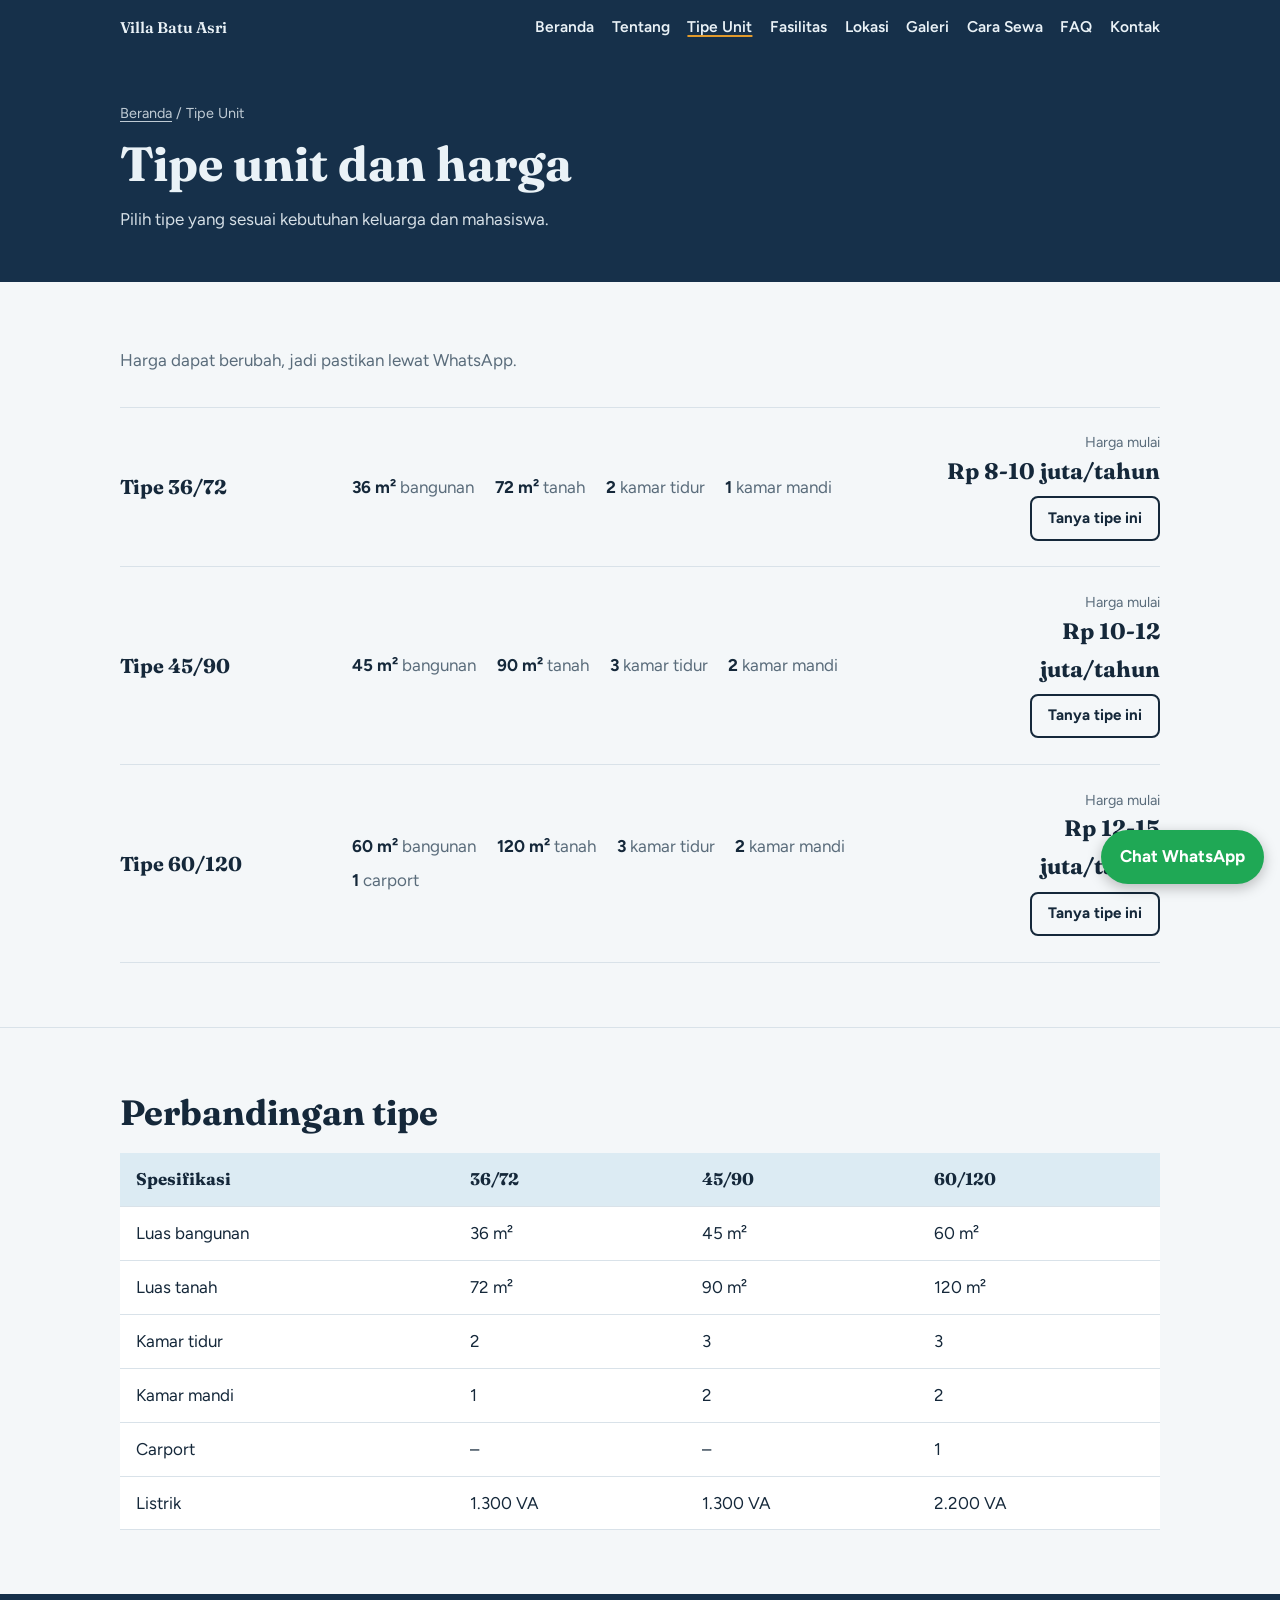
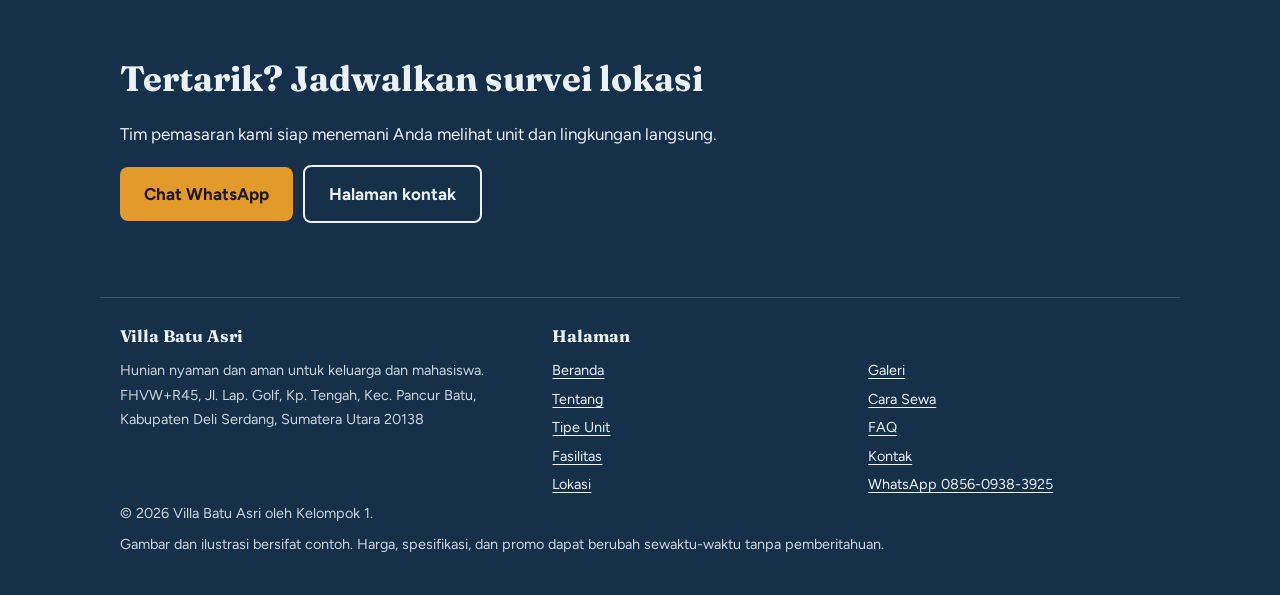
<file: tipe-unit.html>
<!DOCTYPE html>
<html lang="id"><head><meta charset="UTF-8"><meta name="viewport" content="width=device-width, initial-scale=1">
<title>Tipe Unit – Villa Batu Asri</title><meta name="description" content="Pilih tipe yang sesuai kebutuhan keluarga.">
<link rel="preconnect" href="https://fonts.googleapis.com">
<link rel="preconnect" href="https://fonts.gstatic.com" crossorigin>
<link href="https://fonts.googleapis.com/css2?family=Fraunces:opsz,wght@9..144,500;9..144,700&family=Figtree:wght@400;500;600;700&display=swap" rel="stylesheet">
<link rel="stylesheet" href="style.css"></head><body>
<!-- PETUNJUK UMUM: cari tulisan EDIT. Ubah hanya teks di antara tag, jangan hapus tanda lebih kecil dan lebih besar. Simpan lalu refresh browser -->
<!-- MENU ATAS: sama di semua halaman. Jangan diubah kecuali Anda menambah halaman baru -->
<nav class="nav" aria-label="Menu utama">
<div class="wrap"><strong><a href="index.html" style="text-decoration:none">Villa Batu Asri</a></strong>
<ul>
<li><a href="index.html">Beranda</a></li>
<li><a href="tentang.html">Tentang</a></li>
<li><a href="tipe-unit.html" class="active" aria-current="page">Tipe Unit</a></li>
<li><a href="fasilitas.html">Fasilitas</a></li>
<li><a href="lokasi.html">Lokasi</a></li>
<li><a href="galeri.html">Galeri</a></li>
<li><a href="cara-sewa.html">Cara Sewa</a></li>
<li><a href="faq.html">FAQ</a></li>
<li><a href="kontak.html">Kontak</a></li></ul></div></nav>
<!-- EDIT JUDUL HALAMAN: teks di dalam h1 adalah judul besar, teks di dalam p adalah kalimat di bawahnya -->
<header class="pagehead">
<div class="wrap"><div class="crumb"><a href="index.html">Beranda</a> / Tipe Unit</div><h1>Tipe unit dan harga</h1>
<p>Pilih tipe yang sesuai kebutuhan keluarga dan mahasiswa.</p></div></header>
<!-- ========== AWAL ISI HALAMAN (edit di antara penanda ini) ========== -->
<main>
<section>
<div class="wrap">
<!-- EDIT kalimat pengantar di bawah -->
<p class="lead">Harga dapat berubah, jadi pastikan lewat WhatsApp.</p>
<!-- TIPE UNIT: satu blok div class unit sampai div penutupnya adalah satu tipe rumah. Untuk menambah tipe, salin satu blok utuh lalu tempel di bawahnya -->
<div class="units">
<div class="unit">
<!-- EDIT nama tipe: ganti angkanya saja, misalnya Tipe 36/72 -->
<h3>Tipe 36/72</h3>
<!-- EDIT spesifikasi: ganti angka di dalam b dan b penutup (luas bangunan, luas tanah, kamar tidur, kamar mandi). Hapus satu baris li jika tidak perlu -->
<ul class="specs">
<li><b>36 m²</b> bangunan</li>
<li><b>72 m²</b> tanah</li>
<li><b>2</b> kamar tidur</li>
<li><b>1</b> kamar mandi</li></ul><!-- EDIT harga: ganti Rp 000 juta dengan harga sebenarnya, misalnya Rp 450 juta. Tombol Tanya tipe ini tidak perlu diubah -->
<div class="price"><div><small>Harga mulai</small><strong>Rp 8-10 juta/tahun</strong></div><a class="btn line" href="https://wa.me/6285609383925?text=Halo%2C%20saya%20ingin%20tanya%20Tipe%2036%2F72">Tanya tipe ini</a></div></div>
<div class="unit">
<!-- EDIT nama tipe: ganti angkanya saja, misalnya Tipe 36/72 -->
<h3>Tipe 45/90</h3>
<!-- EDIT spesifikasi: ganti angka di dalam b dan b penutup (luas bangunan, luas tanah, kamar tidur, kamar mandi). Hapus satu baris li jika tidak perlu -->
<ul class="specs">
<li><b>45 m²</b> bangunan</li>
<li><b>90 m²</b> tanah</li>
<li><b>3</b> kamar tidur</li>
<li><b>2</b> kamar mandi</li></ul><!-- EDIT harga: ganti Rp 000 juta dengan harga sebenarnya, misalnya Rp 450 juta. Tombol Tanya tipe ini tidak perlu diubah -->
<div class="price"><div><small>Harga mulai</small><strong>Rp 10-12 juta/tahun</strong></div><a class="btn line" href="https://wa.me/6285609383925?text=Halo%2C%20saya%20ingin%20tanya%20Tipe%2045%2F90">Tanya tipe ini</a></div></div>
<div class="unit">
<!-- EDIT nama tipe: ganti angkanya saja, misalnya Tipe 36/72 -->
<h3>Tipe 60/120</h3>
<!-- EDIT spesifikasi: ganti angka di dalam b dan b penutup (luas bangunan, luas tanah, kamar tidur, kamar mandi). Hapus satu baris li jika tidak perlu -->
<ul class="specs">
<li><b>60 m²</b> bangunan</li>
<li><b>120 m²</b> tanah</li>
<li><b>3</b> kamar tidur</li>
<li><b>2</b> kamar mandi</li>
<li><b>1</b> carport</li></ul><!-- EDIT harga: ganti Rp 000 juta dengan harga sebenarnya, misalnya Rp 450 juta. Tombol Tanya tipe ini tidak perlu diubah -->
<div class="price"><div><small>Harga mulai</small><strong>Rp 12-15 juta/tahun</strong></div><a class="btn line" href="https://wa.me/6285609383925?text=Halo%2C%20saya%20ingin%20tanya%20Tipe%2060%2F120">Tanya tipe ini</a></div></div></div></div>
</section>
<section>
<div class="wrap">
<!-- EDIT tabel perbandingan: satu tr adalah satu baris, satu td adalah satu kotak. Angkanya harus sama dengan tipe di atas -->
<h2>Perbandingan tipe</h2><div class="tblw"><table class="tbl">
<tr><th>Spesifikasi</th><th>36/72</th><th>45/90</th><th>60/120</th></tr>
<tr><td>Luas bangunan</td><td>36 m²</td><td>45 m²</td><td>60 m²</td></tr>
<tr><td>Luas tanah</td><td>72 m²</td><td>90 m²</td><td>120 m²</td></tr>
<tr><td>Kamar tidur</td><td>2</td><td>3</td><td>3</td></tr>
<tr><td>Kamar mandi</td><td>1</td><td>2</td><td>2</td></tr>
<tr><td>Carport</td><td>–</td><td>–</td><td>1</td></tr>
<tr><td>Listrik</td><td>1.300 VA</td><td>1.300 VA</td><td>2.200 VA</td></tr></table></div></div>
</section>
<!-- EDIT AJAKAN DI BAWAH: ubah teks h2 dan p sesuka Anda. Nomor WhatsApp ada di dalam href (6285609383925), ganti dengan nomor Anda tanpa 0 dan tanpa + -->
<section class="contact">
<div class="wrap">
<h2>Tertarik? Jadwalkan survei lokasi</h2>
<p>Tim pemasaran kami siap menemani Anda melihat unit dan lingkungan langsung.</p><a class="btn primary" href="https://wa.me/6285609383925?text=Halo%2C%20saya%20ingin%20survei%20Villa%20Batu%20Asri">Chat WhatsApp</a><a class="btn ghost" href="kontak.html">Halaman kontak</a></div>
</section></main>
<!-- ========== AKHIR ISI HALAMAN ========== -->
<!-- EDIT FOOTER: alamat, nama pengembang, dan nomor WhatsApp. Footer sama di semua halaman, jadi ubah di semua file atau pakai Find dan Replace -->
<footer>
<div class="wrap"><div class="foot">
<div><h4>Villa Batu Asri</h4>
<p>Hunian nyaman dan aman untuk keluarga dan mahasiswa. FHVW+R45, Jl. Lap. Golf, Kp. Tengah, Kec. Pancur Batu, Kabupaten Deli Serdang, Sumatera Utara 20138</p></div>
<div><h4>Halaman</h4>
<ul>
<li><a href="index.html">Beranda</a></li>
<li><a href="tentang.html">Tentang</a></li>
<li><a href="tipe-unit.html">Tipe Unit</a></li>
<li><a href="fasilitas.html">Fasilitas</a></li>
<li><a href="lokasi.html">Lokasi</a></li></ul></div>
<div><h4>&nbsp;</h4>
<ul>
<li><a href="galeri.html">Galeri</a></li>
<li><a href="cara-sewa.html">Cara Sewa</a></li>
<li><a href="faq.html">FAQ</a></li>
<li><a href="kontak.html">Kontak</a></li>
<li><a href="https://wa.me/6285609383925">WhatsApp 0856-0938-3925</a></li></ul></div></div>
<p>© 2026 Villa Batu Asri oleh Kelompok 1.</p>
<p>Gambar dan ilustrasi bersifat contoh. Harga, spesifikasi, dan promo dapat berubah sewaktu-waktu tanpa pemberitahuan.</p></div></footer>
<a class="wa" href="https://wa.me/6285609383925?text=Halo%2C%20saya%20tertarik%20dengan%20Villa%20Batu%20Asri" aria-label="Chat WhatsApp">Chat WhatsApp</a></body></html>
</file>
<file: style.css>
/* ---------- Warna & font (ubah di sini untuk mengganti tema) ---------- */
    :root {
      --bg: #f4f7f9;
      --surface: #ffffff;
      --ink: #15283a;
      --muted: #5a6c7b;
      --line: #d9e2e9;
      --navy: #16304a;        /* warna utama: hero, footer */
      --sky: #dcebf3;         /* biru muda: latar ilustrasi */
      --amber: #e29a2b;       /* warna tombol utama */
      --on-navy: #eaf2f7;
      --font-display: "Fraunces", Georgia, "Times New Roman", serif;
      --font-body: "Figtree", "Segoe UI", system-ui, sans-serif;
    }

    @media (prefers-color-scheme: dark) {
      :root {
        --bg: #0e1a26;
        --surface: #152636;
        --ink: #e6eef4;
        --muted: #92a6b5;
        --line: #26394a;
        --navy: #0a1622;
        --sky: #1b3347;
        --amber: #eaa947;
      }
    }

    *, *::before, *::after { box-sizing: border-box; }
    html { scroll-behavior: smooth; scroll-padding-top: 4.5rem; }
    @media (prefers-reduced-motion: reduce) { html { scroll-behavior: auto; } }

    body {
      margin: 0;
      background: var(--bg);
      color: var(--ink);
      font-family: var(--font-body);
      font-size: 1.0625rem;
      line-height: 1.7;
    }

    a { color: inherit; text-underline-offset: 3px; }
    :focus-visible { outline: 3px solid var(--amber); outline-offset: 3px; border-radius: 4px; }

    h1, h2, h3 { font-family: var(--font-display); font-weight: 700; line-height: 1.18; margin: 0; }
    p { margin: 0 0 1rem; max-width: 68ch; }

    .wrap { max-width: 1080px; margin: 0 auto; padding: 0 1.25rem; }

    .btn {
      display: inline-block; padding: 0.8rem 1.5rem; border-radius: 8px;
      font-weight: 700; text-decoration: none; margin: 0 0.6rem 0.6rem 0;
    }
    .btn.primary { background: var(--amber); color: #20180a; }
    .btn.ghost { border: 2px solid var(--on-navy); color: var(--on-navy); }
    .btn.line { border: 2px solid var(--ink); color: var(--ink); padding: 0.45rem 1rem; margin: 0; font-size: 0.95rem; }
    .btn:hover { filter: brightness(1.08); }

    /* ---------- Navigasi ---------- */
    .nav { position: sticky; top: 0; z-index: 10; background: var(--navy); color: var(--on-navy); }
    .nav .wrap { display: flex; flex-wrap: wrap; align-items: center; justify-content: space-between; gap: 0.25rem 1.5rem; padding-top: 0.65rem; padding-bottom: 0.65rem; }
    .nav strong { font-family: var(--font-display); font-size: 1.2rem; }
    .nav ul { list-style: none; display: flex; flex-wrap: wrap; gap: 0.25rem 1.1rem; margin: 0; padding: 0; }
    .nav a { text-decoration: none; font-size: 0.97rem; font-weight: 600; }
    .nav a:hover { text-decoration: underline; text-decoration-color: var(--amber); text-decoration-thickness: 2px; }

    /* ---------- Hero ---------- */
    .hero { background: var(--navy); color: var(--on-navy); }
    .hero .wrap { display: grid; gap: 2.5rem; padding-top: 3.5rem; padding-bottom: 3.5rem; align-items: center; }
    @media (min-width: 860px) { .hero .wrap { grid-template-columns: 1.05fr 1fr; gap: 3.5rem; padding-top: 5rem; padding-bottom: 5rem; } }
    .hero h1 { font-size: clamp(2.4rem, 7vw, 4rem); letter-spacing: -0.01em; }
    .hero .tagline { margin: 1.1rem 0 1.8rem; font-size: 1.15rem; opacity: 0.92; max-width: 40ch; }

    /* Bingkai gambar hero: menampilkan ilustrasi, atau foto kalau hero.jpg tersedia */
    .frame { position: relative; aspect-ratio: 4 / 3; border-radius: 14px; overflow: hidden; background: var(--sky); }
    .frame svg { position: absolute; inset: 0; width: 100%; height: 100%; }
    .frame img { position: absolute; inset: 0; width: 100%; height: 100%; object-fit: cover; }

    /* ---------- Ringkasan cepat ---------- */
    .quick { background: var(--surface); border-bottom: 1px solid var(--line); }
    .quick dl { margin: 0; display: grid; grid-template-columns: repeat(2, 1fr); gap: 1.2rem 1.5rem; padding: 1.5rem 0; }
    @media (min-width: 760px) { .quick dl { grid-template-columns: repeat(4, 1fr); } }
    .quick dt { color: var(--muted); font-size: 0.95rem; }
    .quick dd { margin: 0; font-weight: 700; font-size: 1.1rem; }

    /* ---------- Section ---------- */
    section { padding: 4rem 0; }
    section + section { border-top: 1px solid var(--line); }
    h2 { font-size: clamp(1.7rem, 4vw, 2.2rem); margin-bottom: 1.25rem; }
    h3 { font-size: 1.25rem; }
    .lead { color: var(--muted); margin-bottom: 2rem; }

    /* tentang */
    .two { display: grid; gap: 2rem; }
    @media (min-width: 820px) { .two { grid-template-columns: 1fr 1fr; gap: 3.5rem; } }
    .why { list-style: none; padding: 0; margin: 0; display: grid; gap: 1rem; }
    .why li { padding-left: 1.1rem; border-left: 4px solid var(--amber); }
    .why strong { display: block; }
    .why span { color: var(--muted); }

    /* tipe unit */
    .units { border-top: 1px solid var(--line); }
    .unit { display: grid; gap: 0.8rem 2rem; padding: 1.6rem 0; border-bottom: 1px solid var(--line); align-items: center; }
    @media (min-width: 820px) { .unit { grid-template-columns: 200px 1fr 220px; } }
    .unit .specs { list-style: none; padding: 0; margin: 0; display: flex; flex-wrap: wrap; gap: 0.3rem 1.3rem; color: var(--muted); }
    .unit .specs b { color: var(--ink); }
    .unit .price { display: grid; gap: 0.4rem; }
    @media (min-width: 820px) { .unit .price { justify-items: end; text-align: right; } }
    .unit .price small { color: var(--muted); display: block; font-size: 0.9rem; line-height: 1.3; }
    .unit .price strong { font-family: var(--font-display); font-size: 1.4rem; }

    /* fasilitas */
    .fac { display: grid; gap: 2rem 3rem; }
    @media (min-width: 820px) { .fac { grid-template-columns: repeat(3, 1fr); } }
    .fac h3 { margin-bottom: 0.7rem; }
    .fac ul { list-style: none; padding: 0; margin: 0; }
    .fac li { padding: 0.3rem 0 0.3rem 1.6rem; position: relative; }
    .fac li::before { content: ""; position: absolute; left: 0.1rem; top: 0.78rem; width: 0.7rem; height: 0.4rem; border-left: 2px solid var(--amber); border-bottom: 2px solid var(--amber); transform: rotate(-45deg); }

    /* lokasi */
    .near { margin: 0 0 1rem; }
    .near div { display: flex; justify-content: space-between; gap: 1rem; padding: 0.65rem 0; border-bottom: 1px solid var(--line); }
    .near dt { color: var(--muted); }
    .near dd { margin: 0; font-weight: 700; text-align: right; }
    .map { min-height: 300px; border-radius: 12px; border: 1px solid var(--line); background: var(--surface); display: grid; place-items: center; text-align: center; padding: 1rem; color: var(--muted); overflow: hidden; }
    .map iframe { width: 100%; height: 100%; min-height: 340px; border: 0; }

    /* galeri */
    .gallery { display: grid; gap: 0.75rem; grid-template-columns: repeat(auto-fill, minmax(240px, 1fr)); }
    .gallery figure { margin: 0; position: relative; aspect-ratio: 4 / 3; background: var(--line); border-radius: 10px; overflow: hidden; }
    .gallery img { position: absolute; inset: 0; width: 100%; height: 100%; object-fit: cover; }
    .gallery figcaption { position: absolute; left: 0; right: 0; bottom: 0; padding: 0.5rem 0.8rem; background: linear-gradient(transparent, rgba(0,0,0,0.65)); color: #fff; font-size: 0.93rem; }
    .gallery .hint { position: absolute; inset: 0; display: grid; place-items: center; color: var(--muted); font-size: 0.9rem; text-align: center; padding: 1rem; }

    /* cara pembelian (berurutan, jadi diberi nomor) */
    .steps { list-style: none; counter-reset: step; padding: 0; margin: 0; display: grid; gap: 1.2rem; max-width: 720px; }
    .steps li { counter-increment: step; display: grid; grid-template-columns: 2.6rem 1fr; gap: 1rem; align-items: start; }
    .steps li::before {
      content: counter(step); width: 2.6rem; height: 2.6rem; border-radius: 50%;
      display: grid; place-items: center; background: var(--navy); color: var(--on-navy);
      font: 700 1.1rem var(--font-display);
    }
    .steps strong { display: block; }
    .steps span { color: var(--muted); }

    /* tanya jawab */
    details { background: var(--surface); border: 1px solid var(--line); border-radius: 8px; margin-bottom: 0.6rem; max-width: 820px; }
    summary { cursor: pointer; padding: 0.9rem 1.1rem; font-weight: 700; }
    details[open] summary { border-bottom: 1px solid var(--line); }
    details p { padding: 0.9rem 1.1rem 0.1rem; color: var(--muted); }

    /* kontak */
    .contact { background: var(--navy); color: var(--on-navy); border-top: 0; }
    .contact .grid { display: grid; gap: 2rem; }
    @media (min-width: 820px) { .contact .grid { grid-template-columns: 1.1fr 1fr; gap: 3.5rem; } }
    .contact dl { margin: 0; }
    .contact dt { font-weight: 700; margin-top: 1rem; }
    .contact dd { margin: 0; opacity: 0.9; }

    footer { background: var(--navy); color: var(--on-navy); padding: 0 0 2rem; font-size: 0.9rem; }
    footer .wrap { border-top: 1px solid rgba(255,255,255,0.18); padding-top: 1.5rem; }
    footer p { margin: 0 0 0.4rem; max-width: none; opacity: 0.85; }

    /* tombol WhatsApp melayang */
    .wa {
      position: fixed; right: 1rem; bottom: 1rem; z-index: 20;
      background: #1fa855; color: #fff; text-decoration: none; font-weight: 700;
      padding: 0.8rem 1.2rem; border-radius: 999px; box-shadow: 0 4px 14px rgba(0,0,0,0.25);
    }
    .wa:hover { filter: brightness(1.08); }
.pagehead{background:var(--navy);color:var(--on-navy)}.pagehead .wrap{padding-top:3rem;padding-bottom:3rem}
.pagehead h1{font-size:clamp(2rem,5vw,3rem)}.pagehead p{opacity:.9;margin:.8rem 0 0}.crumb{font-size:.9rem;opacity:.8;margin-bottom:.6rem}
.nav a.active{text-decoration:underline;text-decoration-color:var(--amber);text-decoration-thickness:2px}
.cards{display:grid;gap:1rem;grid-template-columns:repeat(auto-fill,minmax(250px,1fr))}
.card{background:var(--surface);border:1px solid var(--line);border-radius:12px;padding:1.3rem}.card h3{margin-bottom:.5rem}.card p{color:var(--muted);margin:0 0 .6rem}
.card a.more{font-weight:700;color:var(--ink)}
.tblw{overflow-x:auto}.tbl{width:100%;border-collapse:collapse;min-width:560px;background:var(--surface)}
.tbl th,.tbl td{padding:.75rem 1rem;border-bottom:1px solid var(--line);text-align:left}.tbl th{background:var(--sky);font-family:var(--font-display)}
.stats{display:grid;gap:1rem;grid-template-columns:repeat(auto-fit,minmax(150px,1fr));margin-top:2rem}
.stats div{background:var(--surface);border:1px solid var(--line);border-radius:12px;padding:1.1rem}.stats b{display:block;font:700 1.7rem var(--font-display)}.stats span{color:var(--muted);font-size:.95rem}
.form{display:grid;gap:.9rem;max-width:520px}.form label{font-weight:600;display:grid;gap:.3rem}
.form input,.form textarea,.form select{font:inherit;padding:.7rem .8rem;border:1px solid var(--line);border-radius:8px;background:var(--surface);color:var(--ink)}
.foot{display:grid;gap:1.5rem}@media(min-width:760px){.foot{grid-template-columns:1.4fr 1fr 1fr}}
footer h4{margin:0 0 .5rem;font-family:var(--font-display);font-size:1.05rem}footer ul{list-style:none;margin:0;padding:0}footer li{margin-bottom:.25rem}
.sec-link{margin-top:1.5rem}

/* ---------- Foto latar blur (hero dan judul halaman) ---------- */
.hero,.pagehead{position:relative;isolation:isolate;overflow:hidden}
.hero::before,.pagehead::before{content:"";position:absolute;inset:-60px;z-index:-2;opacity:0;transition:opacity .6s;
  background:var(--foto-latar) center/cover no-repeat;filter:blur(var(--blur-latar,16px)) saturate(1.1);transform:scale(1.05)}
.hero::after,.pagehead::after{content:"";position:absolute;inset:0;z-index:-1;opacity:0;transition:opacity .6s;
  background:linear-gradient(180deg,rgba(22,48,74,.65),rgba(22,48,74,.88))}
.ada-foto .hero::before,.ada-foto .pagehead::before,.ada-foto .hero::after,.ada-foto .pagehead::after{opacity:1}

/* ---------- Tata letak beranda: sidebar + content ---------- */
header.hero + .nav{border-top:1px solid rgba(255,255,255,.18)}
.page-grid{display:grid;gap:2.5rem;padding-top:3rem;padding-bottom:3rem}
.sidebar{display:grid;gap:1.25rem;align-content:start;order:2}.content{order:1;min-width:0}
.side-box{background:var(--surface);border:1px solid var(--line);border-radius:12px;padding:1.2rem}
.side-box h3{font-size:1.1rem;margin-bottom:.7rem}.side-box p{color:var(--muted);margin:0 0 .6rem}
.side-box ul{list-style:none;margin:0;padding:0}.side-box li{border-bottom:1px solid var(--line)}.side-box li:last-child{border:0}
.side-box li a{display:block;padding:.5rem 0;text-decoration:none}.side-box li a:hover{text-decoration:underline;text-decoration-color:var(--amber);text-decoration-thickness:2px}
.side-box .more{font-weight:700}.side-box .btn{display:block;text-align:center;margin-top:.4rem}
.mini li{display:flex;justify-content:space-between;gap:1rem;padding:.5rem 0}.mini span{color:var(--muted)}
.content .blok{padding:0 0 3rem}.content .blok + .blok{border-top:1px solid var(--line);padding-top:3rem}.content .blok:last-child{padding-bottom:0}
@media(min-width:900px){.page-grid{grid-template-columns:280px 1fr;align-items:start}.sidebar{order:0;position:sticky;top:5rem}.content{order:0}}
</file>
